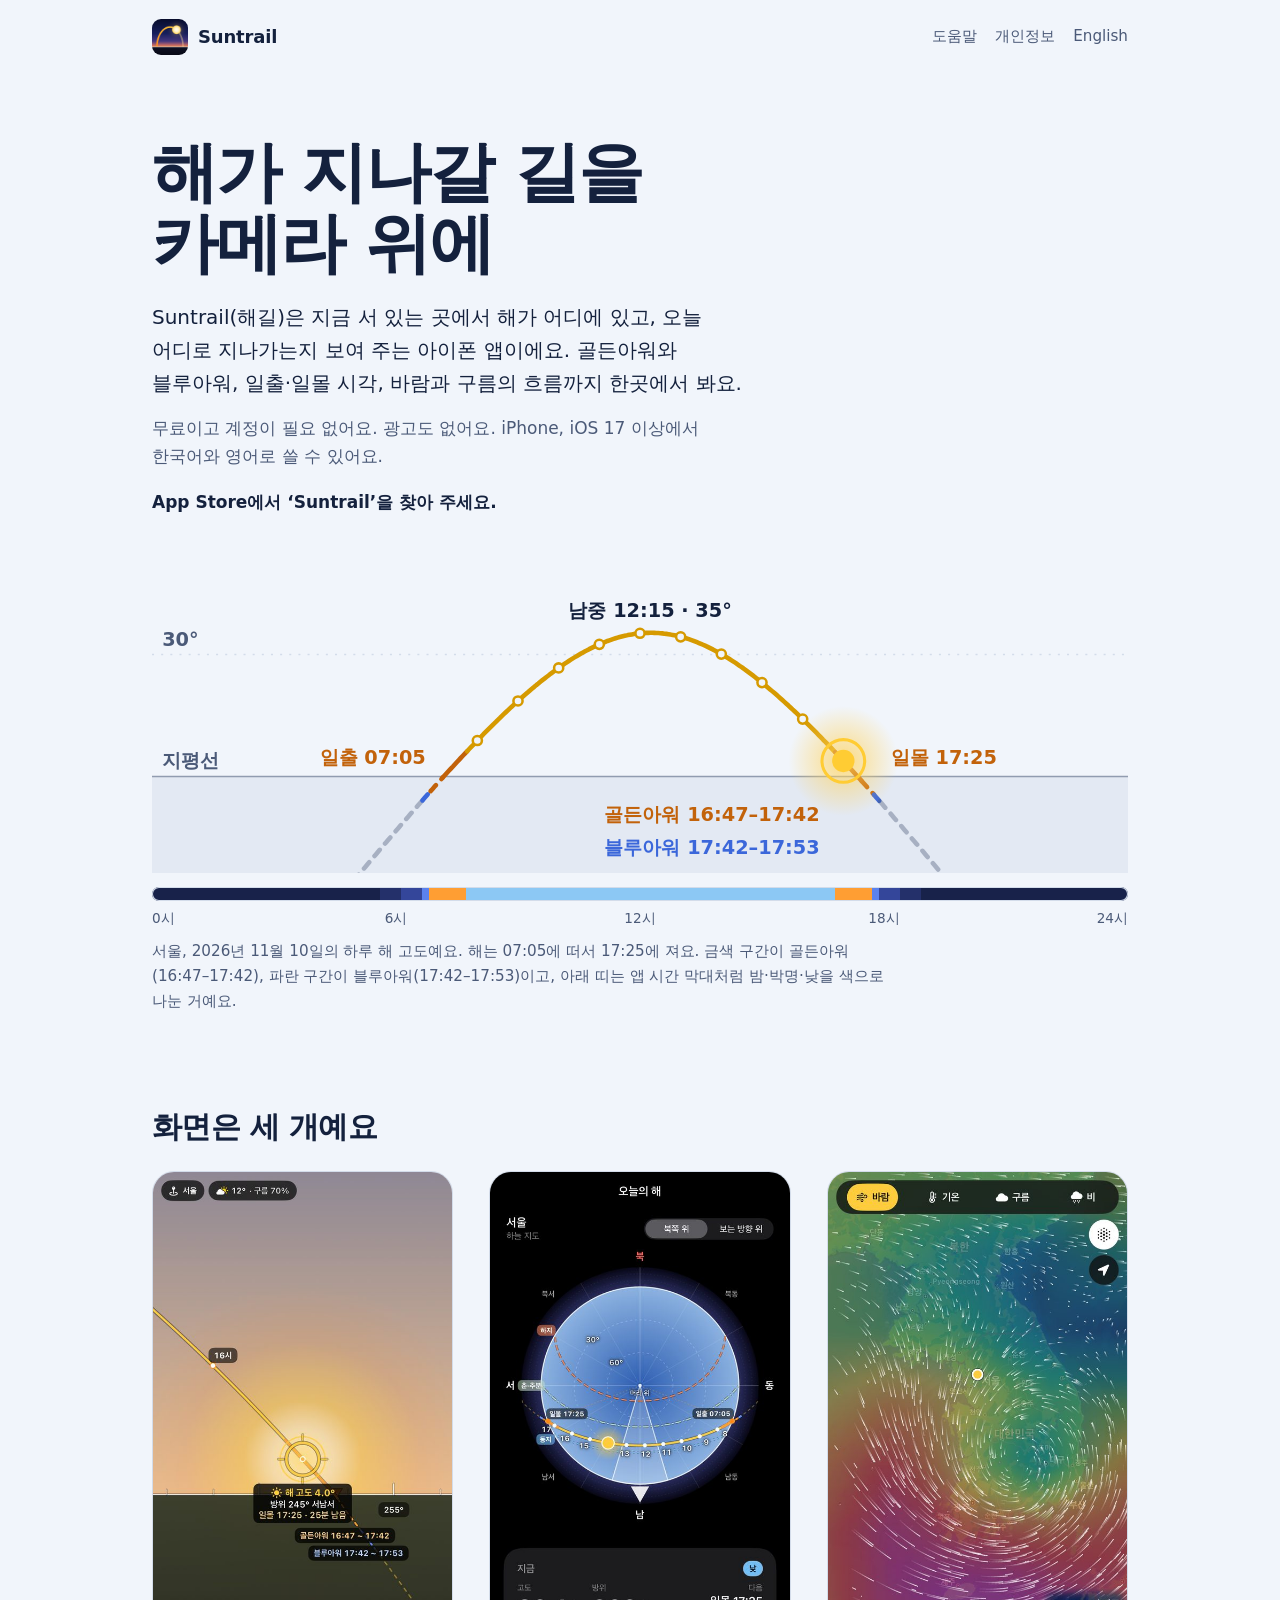
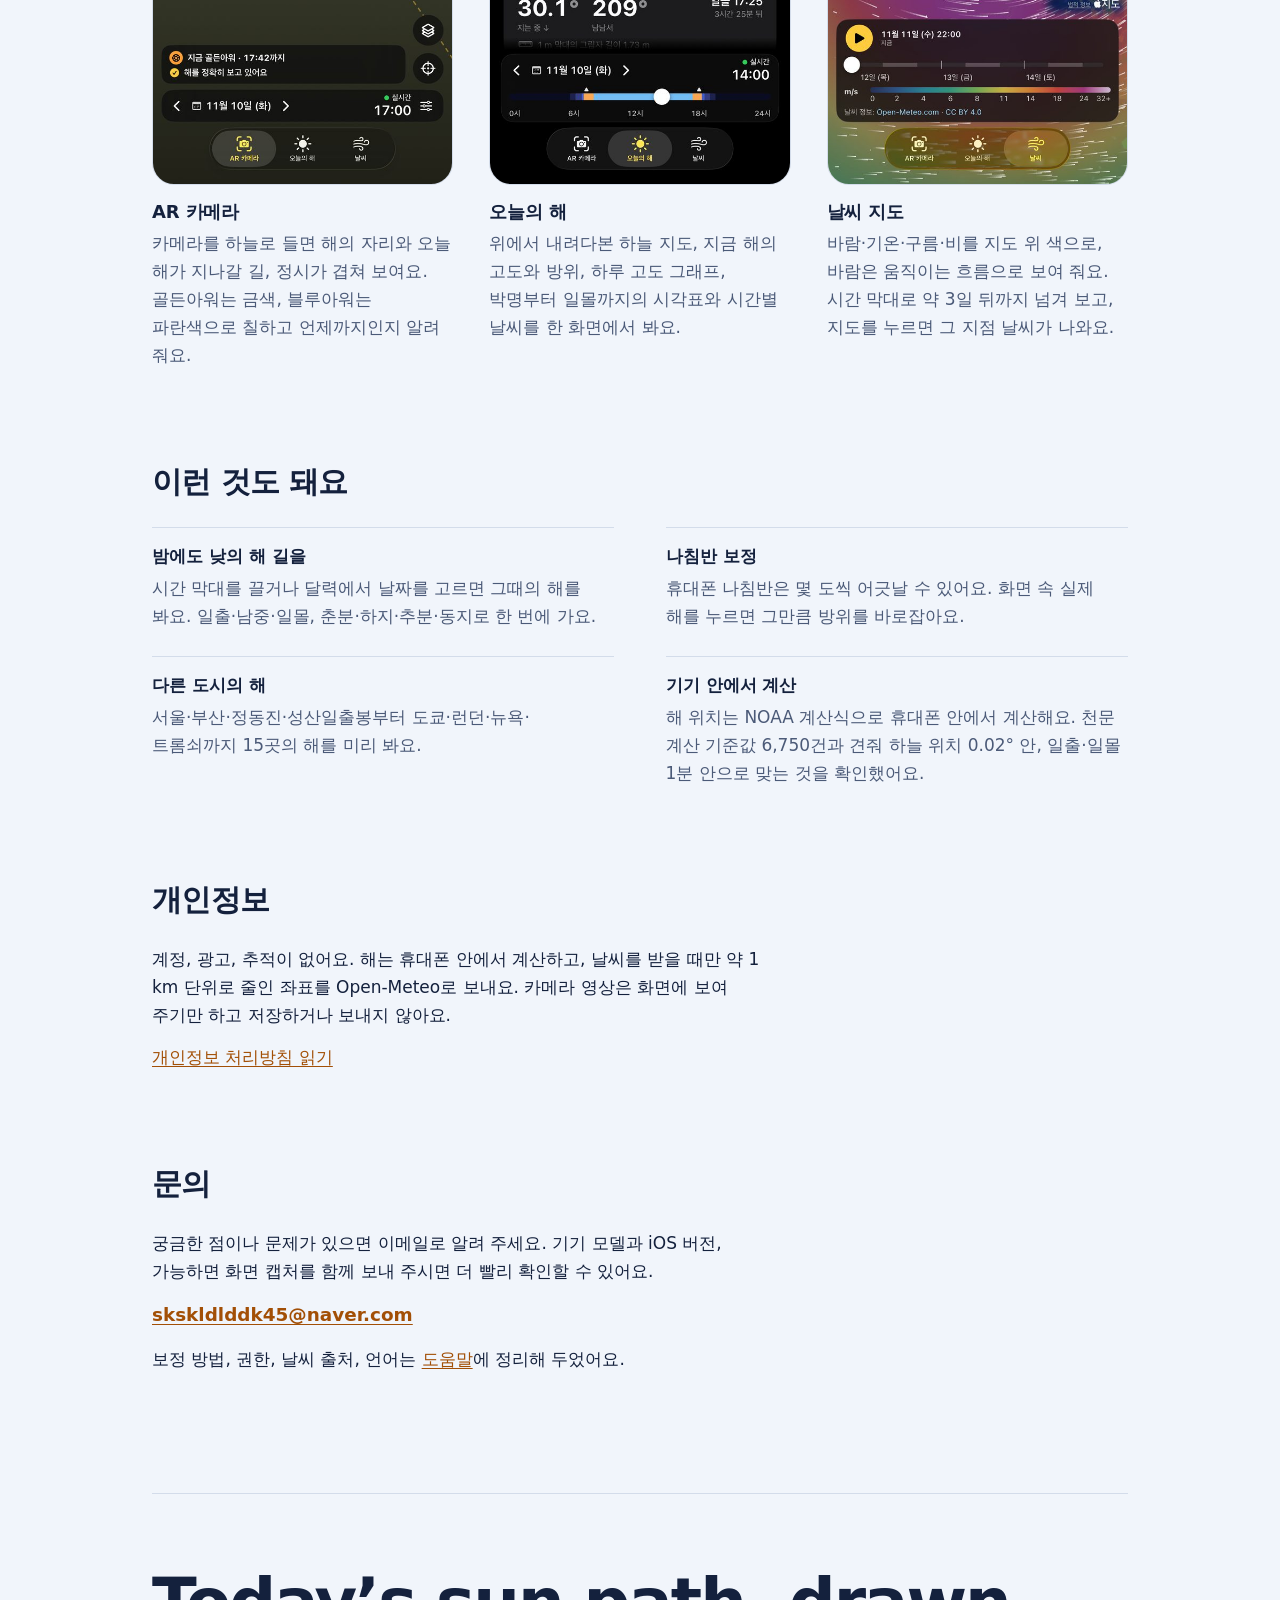
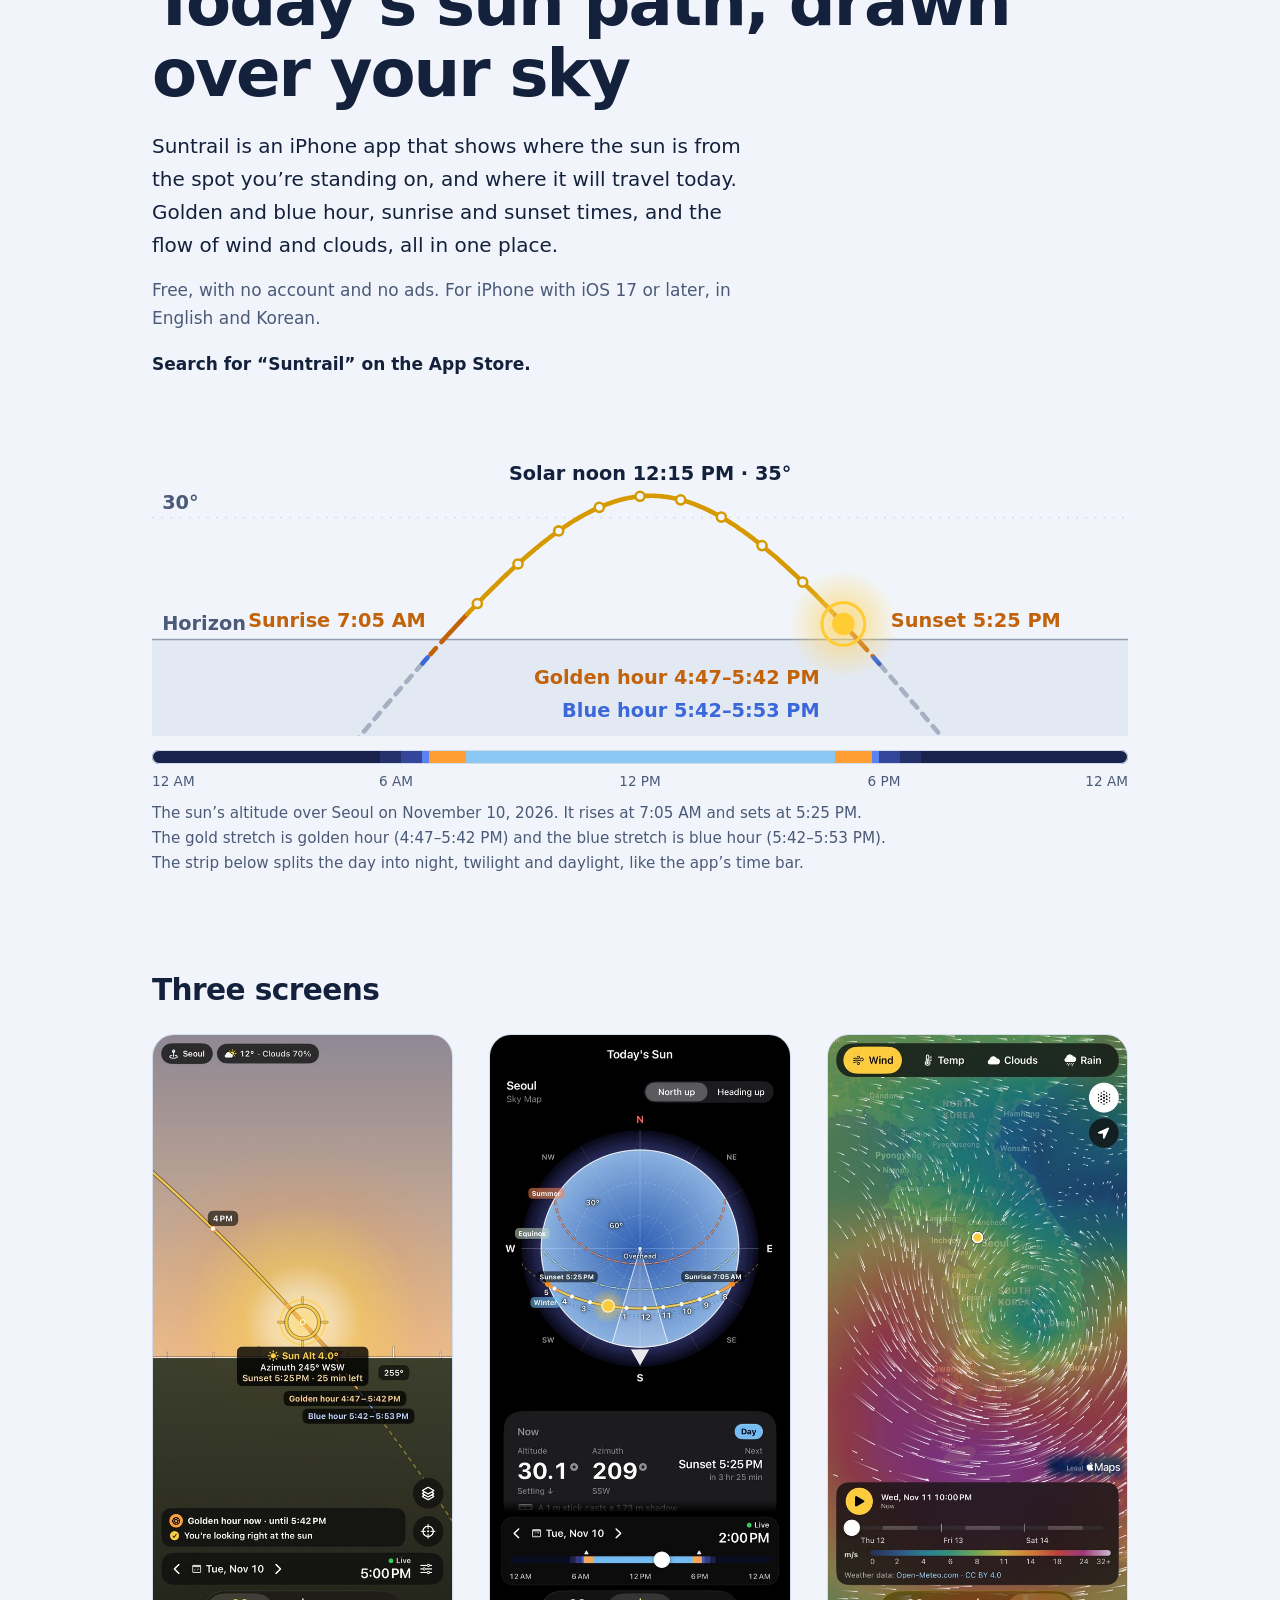
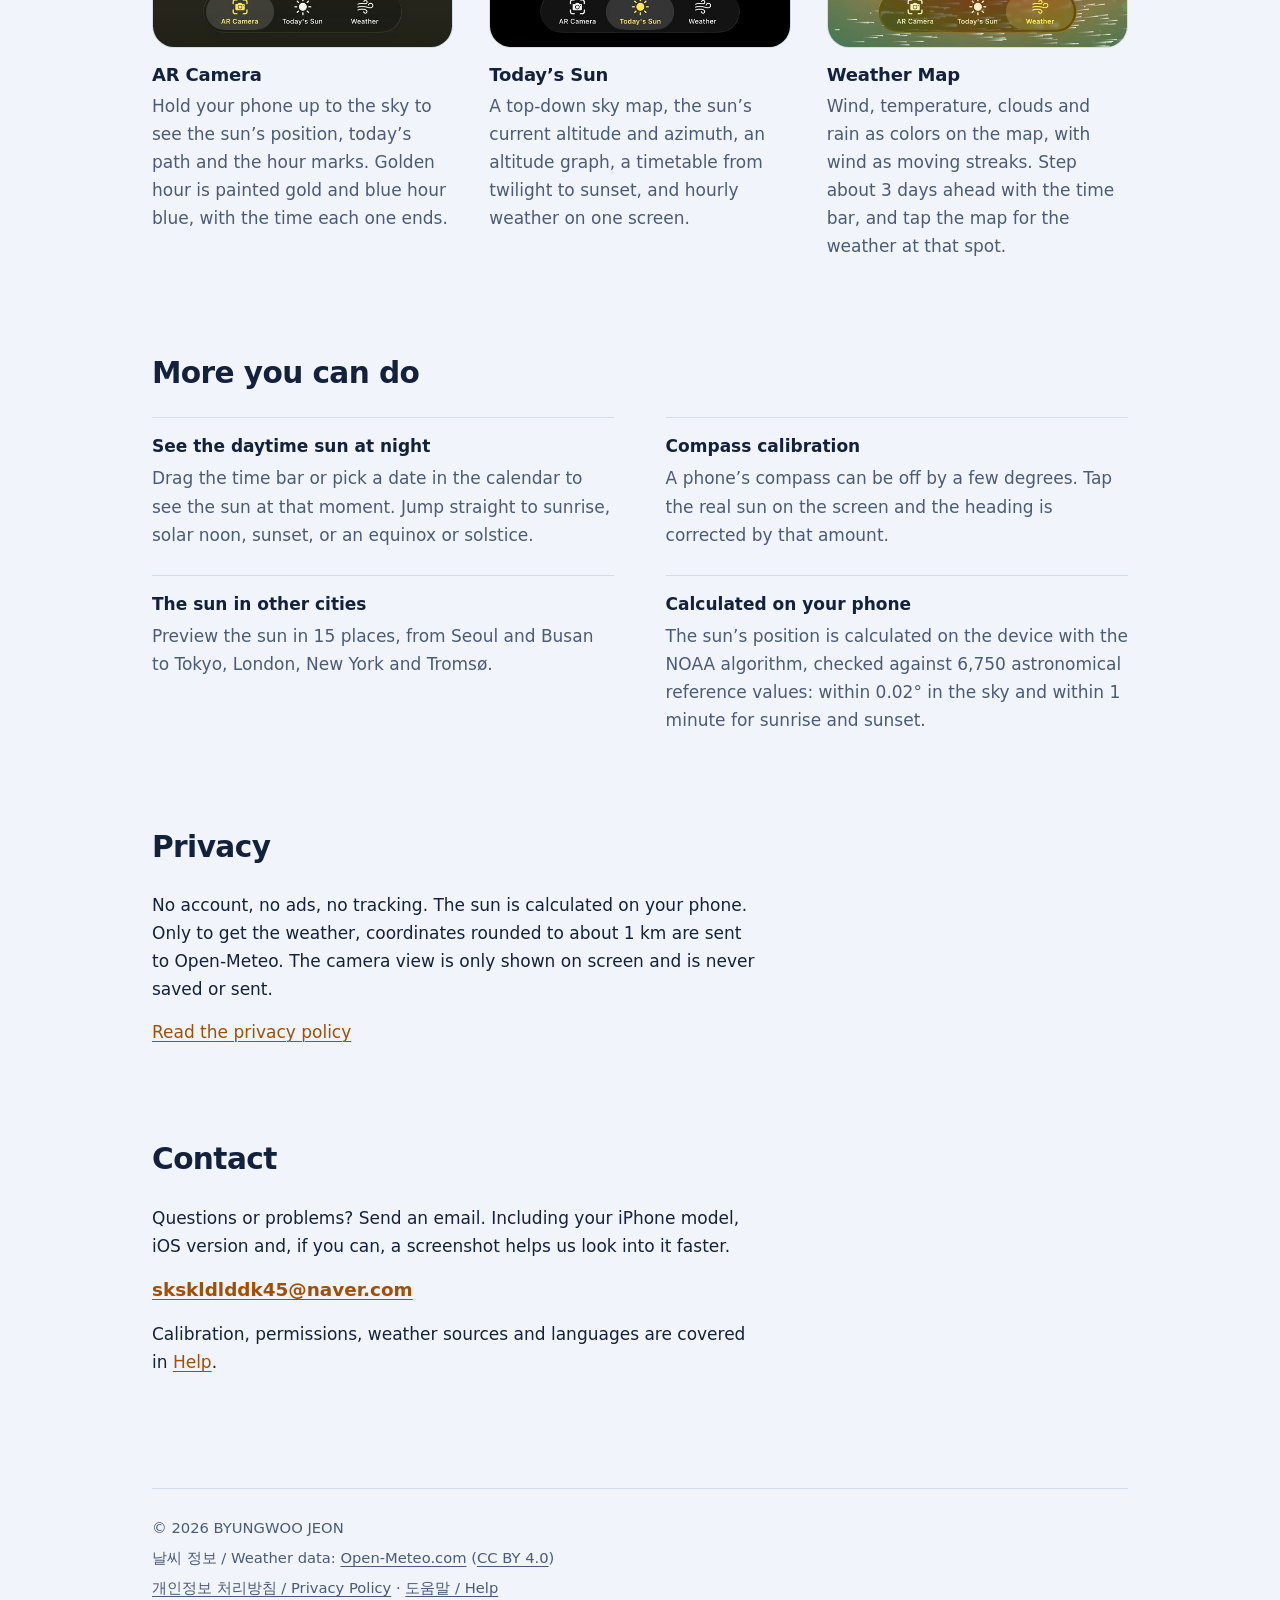
<file: index.html>
<!doctype html>
<html lang="ko">
<head>
<meta charset="utf-8">
<meta name="viewport" content="width=device-width, initial-scale=1, viewport-fit=cover">
<title>Suntrail — 해 위치 AR과 골든아워</title>
<meta name="description" content="Suntrail(해길)은 지금 서 있는 곳에서 해가 어디에 있고 오늘 어디로 지나가는지 보여 주는 무료 아이폰 앱이에요. AR 카메라, 하늘 지도, 일출·일몰 시각표, 날씨 지도.">
<meta name="theme-color" content="#F1F5FB" media="(prefers-color-scheme: light)">
<meta name="theme-color" content="#0D1630" media="(prefers-color-scheme: dark)">
<link rel="icon" href="img/favicon-64.png" type="image/png">
<link rel="apple-touch-icon" href="img/apple-touch-icon.png">
<link rel="stylesheet" href="style.css">
</head>
<body>
<header class="wrap top">
  <a class="brand" href="./"><img src="img/icon-192.png" alt="" width="36" height="36">Suntrail</a>
  <nav aria-label="페이지">
    <a href="support.html">도움말</a>
    <a href="privacy.html">개인정보</a>
    <a href="#en" lang="en">English</a>
  </nav>
</header>

<main>
<section class="wrap hero" aria-labelledby="ko-title">
  <h1 id="ko-title">해가 지나갈 길을<br>카메라 위에</h1>
  <div class="measure">
    <p class="lede">Suntrail(해길)은 지금 서 있는 곳에서 해가 어디에 있고, 오늘 어디로 지나가는지 보여 주는 아이폰 앱이에요. 골든아워와 블루아워, 일출·일몰 시각, 바람과 구름의 흐름까지 한곳에서 봐요.</p>
    <p class="facts">무료이고 계정이 필요 없어요. 광고도 없어요. iPhone, iOS 17 이상에서 한국어와 영어로 쓸 수 있어요.</p>
    <!-- 출시 뒤: <a href="https://apps.apple.com/app/id0000000000">App Store에서 받기</a> 로 바꾸기 -->
    <p class="store">App Store에서 ‘Suntrail’을 찾아 주세요.</p>
  </div>

  <figure class="chart">
    <!--CHART:ko--><svg class="sunchart" viewBox="0 0 960 300" role="img" aria-labelledby="chart-t-ko chart-d-ko">
<title id="chart-t-ko">서울, 2026년 11월 10일 하루 해 고도</title>
<desc id="chart-d-ko">해는 07:05에 떠서 12:15에 가장 높이(35.3°) 오르고 17:25에 져요. 골든아워는 16:47부터 17:42까지, 블루아워는 17:42부터 17:53까지예요.</desc>
<defs><radialGradient id="glow-ko"><stop offset="0" stop-color="#FFD25A" stop-opacity=".75"/><stop offset="1" stop-color="#FFD25A" stop-opacity="0"/></radialGradient></defs>
<rect class="ground" x="0" y="205" width="960" height="95"/>
<line class="grid" x1="0" x2="960" y1="85.0" y2="85.0"/>
<line class="horizon" x1="0" x2="960" y1="205" y2="205"/>
<g class="curve">
<path class="c-night c-below" d="M0.0,481.4 L2.0,481.8 L4.0,482.2 L6.0,482.4 L8.0,482.6 L10.0,482.6 L12.0,482.6 L14.0,482.5 L16.0,482.3 L18.0,482.1 L20.0,481.7 L22.0,481.3 L24.0,480.8 L26.0,480.2 L28.0,479.5 L30.0,478.8 L32.0,478.0 L34.0,477.1 L36.0,476.1 L38.0,475.1 L40.0,474.0 L42.0,472.8 L44.0,471.6 L46.0,470.4 L48.0,469.0 L50.0,467.6 L52.0,466.2 L54.0,464.7 L56.0,463.2 L58.0,461.6 L60.0,460.0 L62.0,458.4 L64.0,456.7 L66.0,455.0 L68.0,453.2 L70.0,451.4 L72.0,449.6 L74.0,447.7 L76.0,445.8 L78.0,443.9 L80.0,442.0 L82.0,440.0 L84.0,438.1 L86.0,436.0 L88.0,434.0 L90.0,432.0 L92.0,429.9 L94.0,427.8 L96.0,425.7 L98.0,423.6 L100.0,421.5 L102.0,419.3 L104.0,417.2 L106.0,415.0 L108.0,412.8 L110.0,410.6 L112.0,408.4 L114.0,406.2 L116.0,403.9 L118.0,401.7 L120.0,399.4 L122.0,397.2 L124.0,394.9 L126.0,392.6 L128.0,390.3 L130.0,388.1 L132.0,385.8 L134.0,383.5 L136.0,381.1 L138.0,378.8 L140.0,376.5 L142.0,374.2 L144.0,371.9 L146.0,369.5 L148.0,367.2 L150.0,364.8 L152.0,362.5 L154.0,360.1 L156.0,357.8 L158.0,355.4 L160.0,353.1 L162.0,350.7 L164.0,348.4 L166.0,346.0 L168.0,343.6 L170.0,341.2 L172.0,338.9 L174.0,336.5 L176.0,334.1 L178.0,331.8 L180.0,329.4 L182.0,327.0 L184.0,324.6 L186.0,322.3 L188.0,319.9 L190.0,317.5 L192.0,315.1 L194.0,312.8 L196.0,310.4 L198.0,308.0 L200.0,305.6 L202.0,303.3 L204.0,300.9 L206.0,298.5 L208.0,296.1 L210.0,293.8 L212.0,291.4 L214.0,289.0 L216.0,286.7 L218.0,284.3 L220.0,282.0 L222.0,279.6 L224.0,277.2 L226.0,274.9 L228.0,272.5 L230.0,270.2 L232.0,267.8 L234.0,265.5 L236.0,263.2 L238.0,260.8 L240.0,258.5 L242.0,256.2 L244.0,253.8 L246.0,251.5 L248.0,249.2 L250.0,246.9 L252.0,244.6 L254.0,242.3 L256.0,240.0 L258.0,237.7 L260.0,235.4 L262.0,233.1 L264.0,230.8 L266.0,228.6"/>
<path class="c-blue c-below" d="M266.0,228.6 L268.0,226.3 L270.0,224.0 L272.0,221.8 L274.0,219.5"/>
<path class="c-golden c-below" d="M274.0,219.5 L276.0,217.3 L278.0,215.0 L280.0,212.8 L282.0,210.6 L284.0,208.3 L286.0,206.1"/>
<path class="c-golden" d="M286.0,206.1 L288.0,203.9 L290.0,201.7 L292.0,199.5 L294.0,197.3 L296.0,195.2 L298.0,193.0 L300.0,190.8 L302.0,188.7 L304.0,186.5 L306.0,184.4 L308.0,182.3 L310.0,180.2"/>
<path class="c-day" d="M310.0,180.2 L312.0,178.0 L314.0,175.9 L316.0,173.9 L318.0,171.8 L320.0,169.7 L322.0,167.6 L324.0,165.6 L326.0,163.5 L328.0,161.5 L330.0,159.5 L332.0,157.5 L334.0,155.5 L336.0,153.5 L338.0,151.6 L340.0,149.6 L342.0,147.7 L344.0,145.7 L346.0,143.8 L348.0,141.9 L350.0,140.0 L352.0,138.1 L354.0,136.3 L356.0,134.4 L358.0,132.6 L360.0,130.8 L362.0,129.0 L364.0,127.2 L366.0,125.4 L368.0,123.7 L370.0,122.0 L372.0,120.2 L374.0,118.5 L376.0,116.9 L378.0,115.2 L380.0,113.6 L382.0,111.9 L384.0,110.3 L386.0,108.8 L388.0,107.2 L390.0,105.7 L392.0,104.1 L394.0,102.6 L396.0,101.2 L398.0,99.7 L400.0,98.3 L402.0,96.9 L404.0,95.5 L406.0,94.1 L408.0,92.8 L410.0,91.5 L412.0,90.2 L414.0,88.9 L416.0,87.7 L418.0,86.5 L420.0,85.3 L422.0,84.1 L424.0,83.0 L426.0,81.9 L428.0,80.9 L430.0,79.8 L432.0,78.8 L434.0,77.8 L436.0,76.9 L438.0,75.9 L440.0,75.1 L442.0,74.2 L444.0,73.4 L446.0,72.6 L448.0,71.8 L450.0,71.1 L452.0,70.4 L454.0,69.7 L456.0,69.1 L458.0,68.5 L460.0,67.9 L462.0,67.4 L464.0,66.9 L466.0,66.5 L468.0,66.0 L470.0,65.6 L472.0,65.3 L474.0,65.0 L476.0,64.7 L478.0,64.4 L480.0,64.2 L482.0,64.1 L484.0,63.9 L486.0,63.8 L488.0,63.8 L490.0,63.7 L492.0,63.7 L494.0,63.8 L496.0,63.9 L498.0,64.0 L500.0,64.1 L502.0,64.3 L504.0,64.6 L506.0,64.8 L508.0,65.1 L510.0,65.5 L512.0,65.8 L514.0,66.2 L516.0,66.7 L518.0,67.1 L520.0,67.7 L522.0,68.2 L524.0,68.8 L526.0,69.4 L528.0,70.0 L530.0,70.7 L532.0,71.4 L534.0,72.2 L536.0,73.0 L538.0,73.8 L540.0,74.6 L542.0,75.5 L544.0,76.4 L546.0,77.3 L548.0,78.3 L550.0,79.3 L552.0,80.3 L554.0,81.4 L556.0,82.5 L558.0,83.6 L560.0,84.7 L562.0,85.9 L564.0,87.1 L566.0,88.3 L568.0,89.5 L570.0,90.8 L572.0,92.1 L574.0,93.4 L576.0,94.8 L578.0,96.2 L580.0,97.5 L582.0,99.0 L584.0,100.4 L586.0,101.9 L588.0,103.4 L590.0,104.9 L592.0,106.4 L594.0,108.0 L596.0,109.5 L598.0,111.1 L600.0,112.7 L602.0,114.4 L604.0,116.0 L606.0,117.7 L608.0,119.4 L610.0,121.1 L612.0,122.8 L614.0,124.5 L616.0,126.3 L618.0,128.1 L620.0,129.9 L622.0,131.7 L624.0,133.5 L626.0,135.3 L628.0,137.2 L630.0,139.1 L632.0,140.9 L634.0,142.8 L636.0,144.8 L638.0,146.7 L640.0,148.6 L642.0,150.6 L644.0,152.5 L646.0,154.5 L648.0,156.5 L650.0,158.5 L652.0,160.5 L654.0,162.5 L656.0,164.6 L658.0,166.6 L660.0,168.7 L662.0,170.7 L664.0,172.8 L666.0,174.9 L668.0,177.0 L670.0,179.1 L672.0,181.2"/>
<path class="c-golden" d="M672.0,181.2 L674.0,183.3 L676.0,185.5 L678.0,187.6 L680.0,189.8 L682.0,191.9 L684.0,194.1 L686.0,196.3 L688.0,198.4 L690.0,200.6 L692.0,202.8 L694.0,205.0 L696.0,207.2 L698.0,209.5"/>
<path class="c-golden c-below" d="M698.0,209.5 L700.0,211.7 L702.0,213.9 L704.0,216.2 L706.0,218.4 L708.0,220.6 L710.0,222.9"/>
<path class="c-blue c-below" d="M710.0,222.9 L712.0,225.2 L714.0,227.4 L716.0,229.7"/>
<path class="c-night c-below" d="M716.0,229.7 L718.0,232.0 L720.0,234.3 L722.0,236.6 L724.0,238.8 L726.0,241.1 L728.0,243.5 L730.0,245.8 L732.0,248.1 L734.0,250.4 L736.0,252.7 L738.0,255.0 L740.0,257.4 L742.0,259.7 L744.0,262.0 L746.0,264.4 L748.0,266.7 L750.0,269.0 L752.0,271.4 L754.0,273.7 L756.0,276.1 L758.0,278.4 L760.0,280.8 L762.0,283.2 L764.0,285.5 L766.0,287.9 L768.0,290.3 L770.0,292.6 L772.0,295.0 L774.0,297.4 L776.0,299.7 L778.0,302.1 L780.0,304.5 L782.0,306.9 L784.0,309.2 L786.0,311.6 L788.0,314.0 L790.0,316.4 L792.0,318.8 L794.0,321.1 L796.0,323.5 L798.0,325.9 L800.0,328.3 L802.0,330.6 L804.0,333.0 L806.0,335.4 L808.0,337.8 L810.0,340.2 L812.0,342.5 L814.0,344.9 L816.0,347.3 L818.0,349.6 L820.0,352.0 L822.0,354.4 L824.0,356.7 L826.0,359.1 L828.0,361.4 L830.0,363.8 L832.0,366.1 L834.0,368.5 L836.0,370.8 L838.0,373.2 L840.0,375.5 L842.0,377.8 L844.0,380.2 L846.0,382.5 L848.0,384.8 L850.0,387.1 L852.0,389.4 L854.0,391.7 L856.0,394.0 L858.0,396.3 L860.0,398.5 L862.0,400.8 L864.0,403.0 L866.0,405.3 L868.0,407.5 L870.0,409.7 L872.0,412.0 L874.0,414.2 L876.0,416.4 L878.0,418.5 L880.0,420.7 L882.0,422.8 L884.0,425.0 L886.0,427.1 L888.0,429.2 L890.0,431.3 L892.0,433.4 L894.0,435.4 L896.0,437.4 L898.0,439.5 L900.0,441.4 L902.0,443.4 L904.0,445.3 L906.0,447.3 L908.0,449.1 L910.0,451.0 L912.0,452.8 L914.0,454.6 L916.0,456.4 L918.0,458.1 L920.0,459.8 L922.0,461.5 L924.0,463.1 L926.0,464.6 L928.0,466.2 L930.0,467.6 L932.0,469.1 L934.0,470.4 L936.0,471.8 L938.0,473.0 L940.0,474.2 L942.0,475.4 L944.0,476.4 L946.0,477.5 L948.0,478.4 L950.0,479.3 L952.0,480.1 L954.0,480.8 L956.0,481.5 L958.0,482.0 L960.0,482.5"/>
</g>
<g><circle class="hour" cx="320.0" cy="169.7" r="4.5"/><circle class="hour" cx="360.0" cy="130.8" r="4.5"/><circle class="hour" cx="400.0" cy="98.3" r="4.5"/><circle class="hour" cx="440.0" cy="75.1" r="4.5"/><circle class="hour" cx="480.0" cy="64.2" r="4.5"/><circle class="hour" cx="520.0" cy="67.7" r="4.5"/><circle class="hour" cx="560.0" cy="84.7" r="4.5"/><circle class="hour" cx="600.0" cy="112.7" r="4.5"/><circle class="hour" cx="640.0" cy="148.6" r="4.5"/><circle class="hour" cx="680.0" cy="189.8" r="4.5"/></g>
<circle cx="680.0" cy="189.8" r="54" fill="url(#glow-ko)"/>
<circle class="sun-ring" cx="680.0" cy="189.8" r="21"/>
<circle class="sun" cx="680.0" cy="189.8" r="11"/>
<g class="lbl" aria-hidden="true">
<text class="t-muted" x="10" y="77.0">30°</text>
<text class="t-muted" x="10" y="196">지평선</text>
<text class="t-day" x="490.0" y="47.8" text-anchor="middle">남중 12:15 · 35°</text>
<text class="t-golden" x="269.3" y="193" text-anchor="end">일출 07:05</text>
<text class="t-golden" x="726.7" y="193">일몰 17:25</text>
<text class="t-golden" x="656.7" y="249" text-anchor="end">골든아워 16:47–17:42</text>
<text class="t-blue" x="656.7" y="281" text-anchor="end">블루아워 17:42–17:53</text>
</g>
</svg><!--/CHART-->
    <div class="strip" aria-hidden="true"></div>
    <ol class="ticks" aria-hidden="true">
      <li style="left:0">0시</li><li style="left:25%">6시</li><li style="left:50%">12시</li><li style="left:75%">18시</li><li style="left:100%">24시</li>
    </ol>
    <figcaption>서울, 2026년 11월 10일의 하루 해 고도예요. 해는 07:05에 떠서 17:25에 져요. 금색 구간이 골든아워(16:47–17:42), 파란 구간이 블루아워(17:42–17:53)이고, 아래 띠는 앱 시간 막대처럼 밤·박명·낮을 색으로 나눈 거예요.</figcaption>
  </figure>
</section>

<section class="wrap section" aria-labelledby="ko-screens">
  <h2 id="ko-screens">화면은 세 개예요</h2>
  <ul class="screens">
    <li><figure>
      <img src="img/ar_ko.jpg" width="560" height="1145" alt="AR 카메라 화면: 지평선 바로 위의 해와 오늘 해의 길, '지금 골든아워 · 17:42까지' 상태 줄">
      <figcaption><h3>AR 카메라</h3><p>카메라를 하늘로 들면 해의 자리와 오늘 해가 지나갈 길, 정시가 겹쳐 보여요. 골든아워는 금색, 블루아워는 파란색으로 칠하고 언제까지인지 알려 줘요.</p></figcaption>
    </figure></li>
    <li><figure>
      <img src="img/today_ko.jpg" width="560" height="1145" alt="오늘의 해 화면: 위에서 내려다본 하늘 지도에 그린 오늘 해의 길과 지금 고도·방위 카드" loading="lazy">
      <figcaption><h3>오늘의 해</h3><p>위에서 내려다본 하늘 지도, 지금 해의 고도와 방위, 하루 고도 그래프, 박명부터 일몰까지의 시각표와 시간별 날씨를 한 화면에서 봐요.</p></figcaption>
    </figure></li>
    <li><figure>
      <img src="img/weather_ko.jpg" width="560" height="1145" alt="날씨 지도 화면: 한반도 위 바람 세기 색 층과 움직이는 바람 흐름" loading="lazy">
      <figcaption><h3>날씨 지도</h3><p>바람·기온·구름·비를 지도 위 색으로, 바람은 움직이는 흐름으로 보여 줘요. 시간 막대로 약 3일 뒤까지 넘겨 보고, 지도를 누르면 그 지점 날씨가 나와요.</p></figcaption>
    </figure></li>
  </ul>
</section>

<section class="wrap section" aria-labelledby="ko-more">
  <h2 id="ko-more">이런 것도 돼요</h2>
  <dl class="features">
    <div><dt>밤에도 낮의 해 길을</dt><dd>시간 막대를 끌거나 달력에서 날짜를 고르면 그때의 해를 봐요. 일출·남중·일몰, 춘분·하지·추분·동지로 한 번에 가요.</dd></div>
    <div><dt>나침반 보정</dt><dd>휴대폰 나침반은 몇 도씩 어긋날 수 있어요. 화면 속 실제 해를 누르면 그만큼 방위를 바로잡아요.</dd></div>
    <div><dt>다른 도시의 해</dt><dd>서울·부산·정동진·성산일출봉부터 도쿄·런던·뉴욕·트롬쇠까지 15곳의 해를 미리 봐요.</dd></div>
    <div><dt>기기 안에서 계산</dt><dd>해 위치는 NOAA 계산식으로 휴대폰 안에서 계산해요. 천문 계산 기준값 6,750건과 견줘 하늘 위치 0.02° 안, 일출·일몰 1분 안으로 맞는 것을 확인했어요.</dd></div>
  </dl>
</section>

<section class="wrap section" aria-labelledby="ko-privacy">
  <h2 id="ko-privacy">개인정보</h2>
  <div class="measure" style="margin-top:18px">
    <p>계정, 광고, 추적이 없어요. 해는 휴대폰 안에서 계산하고, 날씨를 받을 때만 약 1 km 단위로 줄인 좌표를 Open-Meteo로 보내요. 카메라 영상은 화면에 보여 주기만 하고 저장하거나 보내지 않아요.</p>
    <p><a href="privacy.html">개인정보 처리방침 읽기</a></p>
  </div>
</section>

<section class="wrap section" id="support" aria-labelledby="ko-contact">
  <h2 id="ko-contact">문의</h2>
  <div class="measure" style="margin-top:18px">
    <p>궁금한 점이나 문제가 있으면 이메일로 알려 주세요. 기기 모델과 iOS 버전, 가능하면 화면 캡처를 함께 보내 주시면 더 빨리 확인할 수 있어요.</p>
    <p class="mail"><a href="mailto:skskldlddk45@naver.com">skskldlddk45@naver.com</a></p>
    <p>보정 방법, 권한, 날씨 출처, 언어는 <a href="support.html">도움말</a>에 정리해 두었어요.</p>
  </div>
</section>

<div class="wrap"><hr class="lang-break"></div>

<div lang="en" id="en">
<section class="wrap hero" aria-labelledby="en-title">
  <h1 id="en-title">Today’s sun path, drawn over your sky</h1>
  <div class="measure">
    <p class="lede">Suntrail is an iPhone app that shows where the sun is from the spot you’re standing on, and where it will travel today. Golden and blue hour, sunrise and sunset times, and the flow of wind and clouds, all in one place.</p>
    <p class="facts">Free, with no account and no ads. For iPhone with iOS 17 or later, in English and Korean.</p>
    <!-- After release: replace with <a href="https://apps.apple.com/app/id0000000000">Download on the App Store</a> -->
    <p class="store">Search for “Suntrail” on the App Store.</p>
  </div>

  <figure class="chart">
    <!--CHART:en--><svg class="sunchart" viewBox="0 0 960 300" role="img" aria-labelledby="chart-t-en chart-d-en">
<title id="chart-t-en">Sun altitude through the day, Seoul, November 10, 2026</title>
<desc id="chart-d-en">The sun rises at 7:05 AM, peaks at 35.3° at 12:15 PM and sets at 5:25 PM. Golden hour runs 4:47–5:42 PM and blue hour 5:42–5:53 PM.</desc>
<defs><radialGradient id="glow-en"><stop offset="0" stop-color="#FFD25A" stop-opacity=".75"/><stop offset="1" stop-color="#FFD25A" stop-opacity="0"/></radialGradient></defs>
<rect class="ground" x="0" y="205" width="960" height="95"/>
<line class="grid" x1="0" x2="960" y1="85.0" y2="85.0"/>
<line class="horizon" x1="0" x2="960" y1="205" y2="205"/>
<g class="curve">
<path class="c-night c-below" d="M0.0,481.4 L2.0,481.8 L4.0,482.2 L6.0,482.4 L8.0,482.6 L10.0,482.6 L12.0,482.6 L14.0,482.5 L16.0,482.3 L18.0,482.1 L20.0,481.7 L22.0,481.3 L24.0,480.8 L26.0,480.2 L28.0,479.5 L30.0,478.8 L32.0,478.0 L34.0,477.1 L36.0,476.1 L38.0,475.1 L40.0,474.0 L42.0,472.8 L44.0,471.6 L46.0,470.4 L48.0,469.0 L50.0,467.6 L52.0,466.2 L54.0,464.7 L56.0,463.2 L58.0,461.6 L60.0,460.0 L62.0,458.4 L64.0,456.7 L66.0,455.0 L68.0,453.2 L70.0,451.4 L72.0,449.6 L74.0,447.7 L76.0,445.8 L78.0,443.9 L80.0,442.0 L82.0,440.0 L84.0,438.1 L86.0,436.0 L88.0,434.0 L90.0,432.0 L92.0,429.9 L94.0,427.8 L96.0,425.7 L98.0,423.6 L100.0,421.5 L102.0,419.3 L104.0,417.2 L106.0,415.0 L108.0,412.8 L110.0,410.6 L112.0,408.4 L114.0,406.2 L116.0,403.9 L118.0,401.7 L120.0,399.4 L122.0,397.2 L124.0,394.9 L126.0,392.6 L128.0,390.3 L130.0,388.1 L132.0,385.8 L134.0,383.5 L136.0,381.1 L138.0,378.8 L140.0,376.5 L142.0,374.2 L144.0,371.9 L146.0,369.5 L148.0,367.2 L150.0,364.8 L152.0,362.5 L154.0,360.1 L156.0,357.8 L158.0,355.4 L160.0,353.1 L162.0,350.7 L164.0,348.4 L166.0,346.0 L168.0,343.6 L170.0,341.2 L172.0,338.9 L174.0,336.5 L176.0,334.1 L178.0,331.8 L180.0,329.4 L182.0,327.0 L184.0,324.6 L186.0,322.3 L188.0,319.9 L190.0,317.5 L192.0,315.1 L194.0,312.8 L196.0,310.4 L198.0,308.0 L200.0,305.6 L202.0,303.3 L204.0,300.9 L206.0,298.5 L208.0,296.1 L210.0,293.8 L212.0,291.4 L214.0,289.0 L216.0,286.7 L218.0,284.3 L220.0,282.0 L222.0,279.6 L224.0,277.2 L226.0,274.9 L228.0,272.5 L230.0,270.2 L232.0,267.8 L234.0,265.5 L236.0,263.2 L238.0,260.8 L240.0,258.5 L242.0,256.2 L244.0,253.8 L246.0,251.5 L248.0,249.2 L250.0,246.9 L252.0,244.6 L254.0,242.3 L256.0,240.0 L258.0,237.7 L260.0,235.4 L262.0,233.1 L264.0,230.8 L266.0,228.6"/>
<path class="c-blue c-below" d="M266.0,228.6 L268.0,226.3 L270.0,224.0 L272.0,221.8 L274.0,219.5"/>
<path class="c-golden c-below" d="M274.0,219.5 L276.0,217.3 L278.0,215.0 L280.0,212.8 L282.0,210.6 L284.0,208.3 L286.0,206.1"/>
<path class="c-golden" d="M286.0,206.1 L288.0,203.9 L290.0,201.7 L292.0,199.5 L294.0,197.3 L296.0,195.2 L298.0,193.0 L300.0,190.8 L302.0,188.7 L304.0,186.5 L306.0,184.4 L308.0,182.3 L310.0,180.2"/>
<path class="c-day" d="M310.0,180.2 L312.0,178.0 L314.0,175.9 L316.0,173.9 L318.0,171.8 L320.0,169.7 L322.0,167.6 L324.0,165.6 L326.0,163.5 L328.0,161.5 L330.0,159.5 L332.0,157.5 L334.0,155.5 L336.0,153.5 L338.0,151.6 L340.0,149.6 L342.0,147.7 L344.0,145.7 L346.0,143.8 L348.0,141.9 L350.0,140.0 L352.0,138.1 L354.0,136.3 L356.0,134.4 L358.0,132.6 L360.0,130.8 L362.0,129.0 L364.0,127.2 L366.0,125.4 L368.0,123.7 L370.0,122.0 L372.0,120.2 L374.0,118.5 L376.0,116.9 L378.0,115.2 L380.0,113.6 L382.0,111.9 L384.0,110.3 L386.0,108.8 L388.0,107.2 L390.0,105.7 L392.0,104.1 L394.0,102.6 L396.0,101.2 L398.0,99.7 L400.0,98.3 L402.0,96.9 L404.0,95.5 L406.0,94.1 L408.0,92.8 L410.0,91.5 L412.0,90.2 L414.0,88.9 L416.0,87.7 L418.0,86.5 L420.0,85.3 L422.0,84.1 L424.0,83.0 L426.0,81.9 L428.0,80.9 L430.0,79.8 L432.0,78.8 L434.0,77.8 L436.0,76.9 L438.0,75.9 L440.0,75.1 L442.0,74.2 L444.0,73.4 L446.0,72.6 L448.0,71.8 L450.0,71.1 L452.0,70.4 L454.0,69.7 L456.0,69.1 L458.0,68.5 L460.0,67.9 L462.0,67.4 L464.0,66.9 L466.0,66.5 L468.0,66.0 L470.0,65.6 L472.0,65.3 L474.0,65.0 L476.0,64.7 L478.0,64.4 L480.0,64.2 L482.0,64.1 L484.0,63.9 L486.0,63.8 L488.0,63.8 L490.0,63.7 L492.0,63.7 L494.0,63.8 L496.0,63.9 L498.0,64.0 L500.0,64.1 L502.0,64.3 L504.0,64.6 L506.0,64.8 L508.0,65.1 L510.0,65.5 L512.0,65.8 L514.0,66.2 L516.0,66.7 L518.0,67.1 L520.0,67.7 L522.0,68.2 L524.0,68.8 L526.0,69.4 L528.0,70.0 L530.0,70.7 L532.0,71.4 L534.0,72.2 L536.0,73.0 L538.0,73.8 L540.0,74.6 L542.0,75.5 L544.0,76.4 L546.0,77.3 L548.0,78.3 L550.0,79.3 L552.0,80.3 L554.0,81.4 L556.0,82.5 L558.0,83.6 L560.0,84.7 L562.0,85.9 L564.0,87.1 L566.0,88.3 L568.0,89.5 L570.0,90.8 L572.0,92.1 L574.0,93.4 L576.0,94.8 L578.0,96.2 L580.0,97.5 L582.0,99.0 L584.0,100.4 L586.0,101.9 L588.0,103.4 L590.0,104.9 L592.0,106.4 L594.0,108.0 L596.0,109.5 L598.0,111.1 L600.0,112.7 L602.0,114.4 L604.0,116.0 L606.0,117.7 L608.0,119.4 L610.0,121.1 L612.0,122.8 L614.0,124.5 L616.0,126.3 L618.0,128.1 L620.0,129.9 L622.0,131.7 L624.0,133.5 L626.0,135.3 L628.0,137.2 L630.0,139.1 L632.0,140.9 L634.0,142.8 L636.0,144.8 L638.0,146.7 L640.0,148.6 L642.0,150.6 L644.0,152.5 L646.0,154.5 L648.0,156.5 L650.0,158.5 L652.0,160.5 L654.0,162.5 L656.0,164.6 L658.0,166.6 L660.0,168.7 L662.0,170.7 L664.0,172.8 L666.0,174.9 L668.0,177.0 L670.0,179.1 L672.0,181.2"/>
<path class="c-golden" d="M672.0,181.2 L674.0,183.3 L676.0,185.5 L678.0,187.6 L680.0,189.8 L682.0,191.9 L684.0,194.1 L686.0,196.3 L688.0,198.4 L690.0,200.6 L692.0,202.8 L694.0,205.0 L696.0,207.2 L698.0,209.5"/>
<path class="c-golden c-below" d="M698.0,209.5 L700.0,211.7 L702.0,213.9 L704.0,216.2 L706.0,218.4 L708.0,220.6 L710.0,222.9"/>
<path class="c-blue c-below" d="M710.0,222.9 L712.0,225.2 L714.0,227.4 L716.0,229.7"/>
<path class="c-night c-below" d="M716.0,229.7 L718.0,232.0 L720.0,234.3 L722.0,236.6 L724.0,238.8 L726.0,241.1 L728.0,243.5 L730.0,245.8 L732.0,248.1 L734.0,250.4 L736.0,252.7 L738.0,255.0 L740.0,257.4 L742.0,259.7 L744.0,262.0 L746.0,264.4 L748.0,266.7 L750.0,269.0 L752.0,271.4 L754.0,273.7 L756.0,276.1 L758.0,278.4 L760.0,280.8 L762.0,283.2 L764.0,285.5 L766.0,287.9 L768.0,290.3 L770.0,292.6 L772.0,295.0 L774.0,297.4 L776.0,299.7 L778.0,302.1 L780.0,304.5 L782.0,306.9 L784.0,309.2 L786.0,311.6 L788.0,314.0 L790.0,316.4 L792.0,318.8 L794.0,321.1 L796.0,323.5 L798.0,325.9 L800.0,328.3 L802.0,330.6 L804.0,333.0 L806.0,335.4 L808.0,337.8 L810.0,340.2 L812.0,342.5 L814.0,344.9 L816.0,347.3 L818.0,349.6 L820.0,352.0 L822.0,354.4 L824.0,356.7 L826.0,359.1 L828.0,361.4 L830.0,363.8 L832.0,366.1 L834.0,368.5 L836.0,370.8 L838.0,373.2 L840.0,375.5 L842.0,377.8 L844.0,380.2 L846.0,382.5 L848.0,384.8 L850.0,387.1 L852.0,389.4 L854.0,391.7 L856.0,394.0 L858.0,396.3 L860.0,398.5 L862.0,400.8 L864.0,403.0 L866.0,405.3 L868.0,407.5 L870.0,409.7 L872.0,412.0 L874.0,414.2 L876.0,416.4 L878.0,418.5 L880.0,420.7 L882.0,422.8 L884.0,425.0 L886.0,427.1 L888.0,429.2 L890.0,431.3 L892.0,433.4 L894.0,435.4 L896.0,437.4 L898.0,439.5 L900.0,441.4 L902.0,443.4 L904.0,445.3 L906.0,447.3 L908.0,449.1 L910.0,451.0 L912.0,452.8 L914.0,454.6 L916.0,456.4 L918.0,458.1 L920.0,459.8 L922.0,461.5 L924.0,463.1 L926.0,464.6 L928.0,466.2 L930.0,467.6 L932.0,469.1 L934.0,470.4 L936.0,471.8 L938.0,473.0 L940.0,474.2 L942.0,475.4 L944.0,476.4 L946.0,477.5 L948.0,478.4 L950.0,479.3 L952.0,480.1 L954.0,480.8 L956.0,481.5 L958.0,482.0 L960.0,482.5"/>
</g>
<g><circle class="hour" cx="320.0" cy="169.7" r="4.5"/><circle class="hour" cx="360.0" cy="130.8" r="4.5"/><circle class="hour" cx="400.0" cy="98.3" r="4.5"/><circle class="hour" cx="440.0" cy="75.1" r="4.5"/><circle class="hour" cx="480.0" cy="64.2" r="4.5"/><circle class="hour" cx="520.0" cy="67.7" r="4.5"/><circle class="hour" cx="560.0" cy="84.7" r="4.5"/><circle class="hour" cx="600.0" cy="112.7" r="4.5"/><circle class="hour" cx="640.0" cy="148.6" r="4.5"/><circle class="hour" cx="680.0" cy="189.8" r="4.5"/></g>
<circle cx="680.0" cy="189.8" r="54" fill="url(#glow-en)"/>
<circle class="sun-ring" cx="680.0" cy="189.8" r="21"/>
<circle class="sun" cx="680.0" cy="189.8" r="11"/>
<g class="lbl" aria-hidden="true">
<text class="t-muted" x="10" y="77.0">30°</text>
<text class="t-muted" x="10" y="196">Horizon</text>
<text class="t-day" x="490.0" y="47.8" text-anchor="middle">Solar noon 12:15 PM · 35°</text>
<text class="t-golden" x="269.3" y="193" text-anchor="end">Sunrise 7:05 AM</text>
<text class="t-golden" x="726.7" y="193">Sunset 5:25 PM</text>
<text class="t-golden" x="656.7" y="249" text-anchor="end">Golden hour 4:47–5:42 PM</text>
<text class="t-blue" x="656.7" y="281" text-anchor="end">Blue hour 5:42–5:53 PM</text>
</g>
</svg><!--/CHART-->
    <div class="strip" aria-hidden="true"></div>
    <ol class="ticks" aria-hidden="true">
      <li style="left:0">12 AM</li><li style="left:25%">6 AM</li><li style="left:50%">12 PM</li><li style="left:75%">6 PM</li><li style="left:100%">12 AM</li>
    </ol>
    <figcaption>The sun’s altitude over Seoul on November 10, 2026. It rises at 7:05 AM and sets at 5:25 PM. The gold stretch is golden hour (4:47–5:42 PM) and the blue stretch is blue hour (5:42–5:53 PM). The strip below splits the day into night, twilight and daylight, like the app’s time bar.</figcaption>
  </figure>
</section>

<section class="wrap section" aria-labelledby="en-screens">
  <h2 id="en-screens">Three screens</h2>
  <ul class="screens">
    <li><figure>
      <img src="img/ar_en.jpg" width="560" height="1145" alt="AR Camera screen: the sun just above the horizon with today’s sun path and the status line “Golden hour now · until 5:42 PM”" loading="lazy">
      <figcaption><h3>AR Camera</h3><p>Hold your phone up to the sky to see the sun’s position, today’s path and the hour marks. Golden hour is painted gold and blue hour blue, with the time each one ends.</p></figcaption>
    </figure></li>
    <li><figure>
      <img src="img/today_en.jpg" width="560" height="1145" alt="Today’s Sun screen: a top-down sky map with today’s sun path and a card with the current altitude and azimuth" loading="lazy">
      <figcaption><h3>Today’s Sun</h3><p>A top-down sky map, the sun’s current altitude and azimuth, an altitude graph, a timetable from twilight to sunset, and hourly weather on one screen.</p></figcaption>
    </figure></li>
    <li><figure>
      <img src="img/weather_en.jpg" width="560" height="1145" alt="Weather map screen: wind speed colors over Korea with animated wind flow" loading="lazy">
      <figcaption><h3>Weather Map</h3><p>Wind, temperature, clouds and rain as colors on the map, with wind as moving streaks. Step about 3 days ahead with the time bar, and tap the map for the weather at that spot.</p></figcaption>
    </figure></li>
  </ul>
</section>

<section class="wrap section" aria-labelledby="en-more">
  <h2 id="en-more">More you can do</h2>
  <dl class="features">
    <div><dt>See the daytime sun at night</dt><dd>Drag the time bar or pick a date in the calendar to see the sun at that moment. Jump straight to sunrise, solar noon, sunset, or an equinox or solstice.</dd></div>
    <div><dt>Compass calibration</dt><dd>A phone’s compass can be off by a few degrees. Tap the real sun on the screen and the heading is corrected by that amount.</dd></div>
    <div><dt>The sun in other cities</dt><dd>Preview the sun in 15 places, from Seoul and Busan to Tokyo, London, New York and Tromsø.</dd></div>
    <div><dt>Calculated on your phone</dt><dd>The sun’s position is calculated on the device with the NOAA algorithm, checked against 6,750 astronomical reference values: within 0.02° in the sky and within 1 minute for sunrise and sunset.</dd></div>
  </dl>
</section>

<section class="wrap section" aria-labelledby="en-privacy">
  <h2 id="en-privacy">Privacy</h2>
  <div class="measure" style="margin-top:18px">
    <p>No account, no ads, no tracking. The sun is calculated on your phone. Only to get the weather, coordinates rounded to about 1 km are sent to Open-Meteo. The camera view is only shown on screen and is never saved or sent.</p>
    <p><a href="privacy.html#en">Read the privacy policy</a></p>
  </div>
</section>

<section class="wrap section" id="support-en" aria-labelledby="en-contact">
  <h2 id="en-contact">Contact</h2>
  <div class="measure" style="margin-top:18px">
    <p>Questions or problems? Send an email. Including your iPhone model, iOS version and, if you can, a screenshot helps us look into it faster.</p>
    <p class="mail"><a href="mailto:skskldlddk45@naver.com">skskldlddk45@naver.com</a></p>
    <p>Calibration, permissions, weather sources and languages are covered in <a href="support.html#en">Help</a>.</p>
  </div>
</section>
</div>
</main>

<footer class="wrap foot">
  <p>© 2026 BYUNGWOO JEON</p>
  <p>날씨 정보 / Weather data: <a href="https://open-meteo.com/">Open-Meteo.com</a> (<a href="https://creativecommons.org/licenses/by/4.0/">CC BY 4.0</a>)</p>
  <p><a href="privacy.html">개인정보 처리방침 / Privacy Policy</a> · <a href="support.html">도움말 / Help</a></p>
</footer>
</body>
</html>
</file>
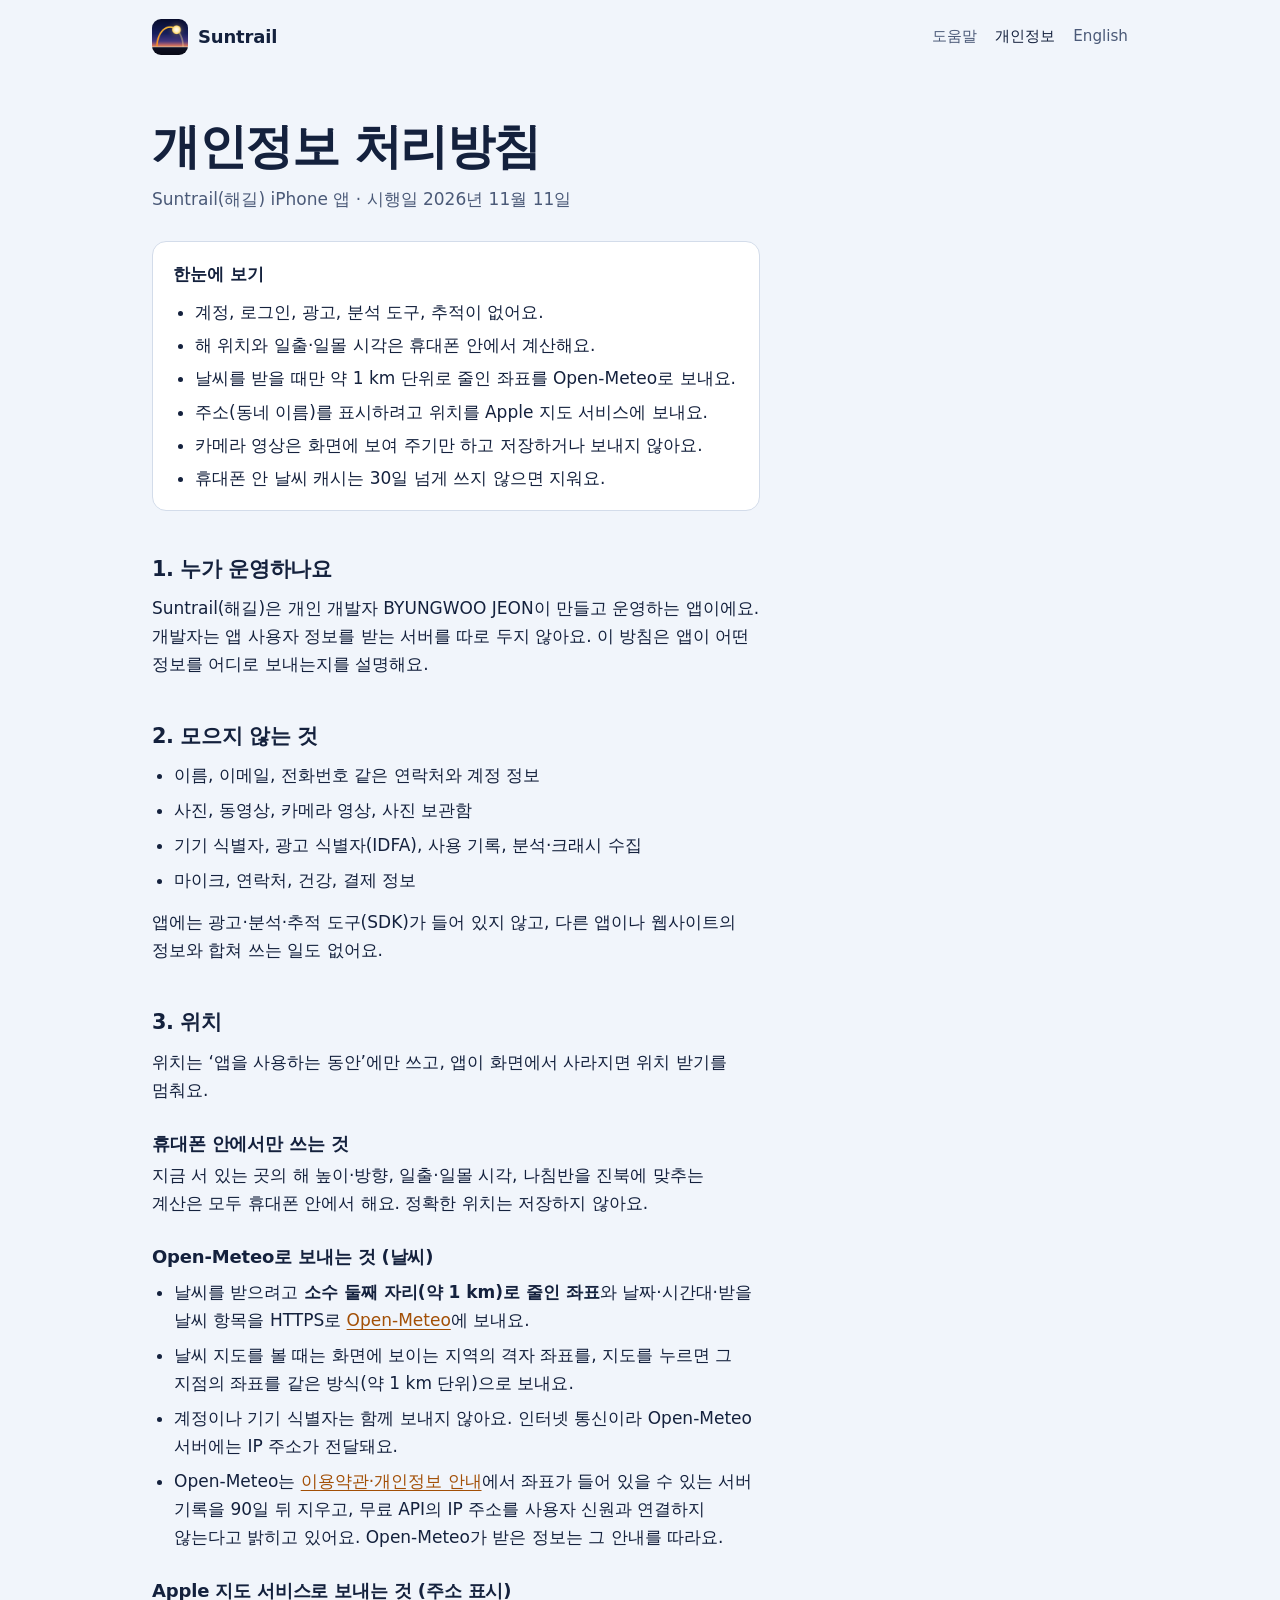
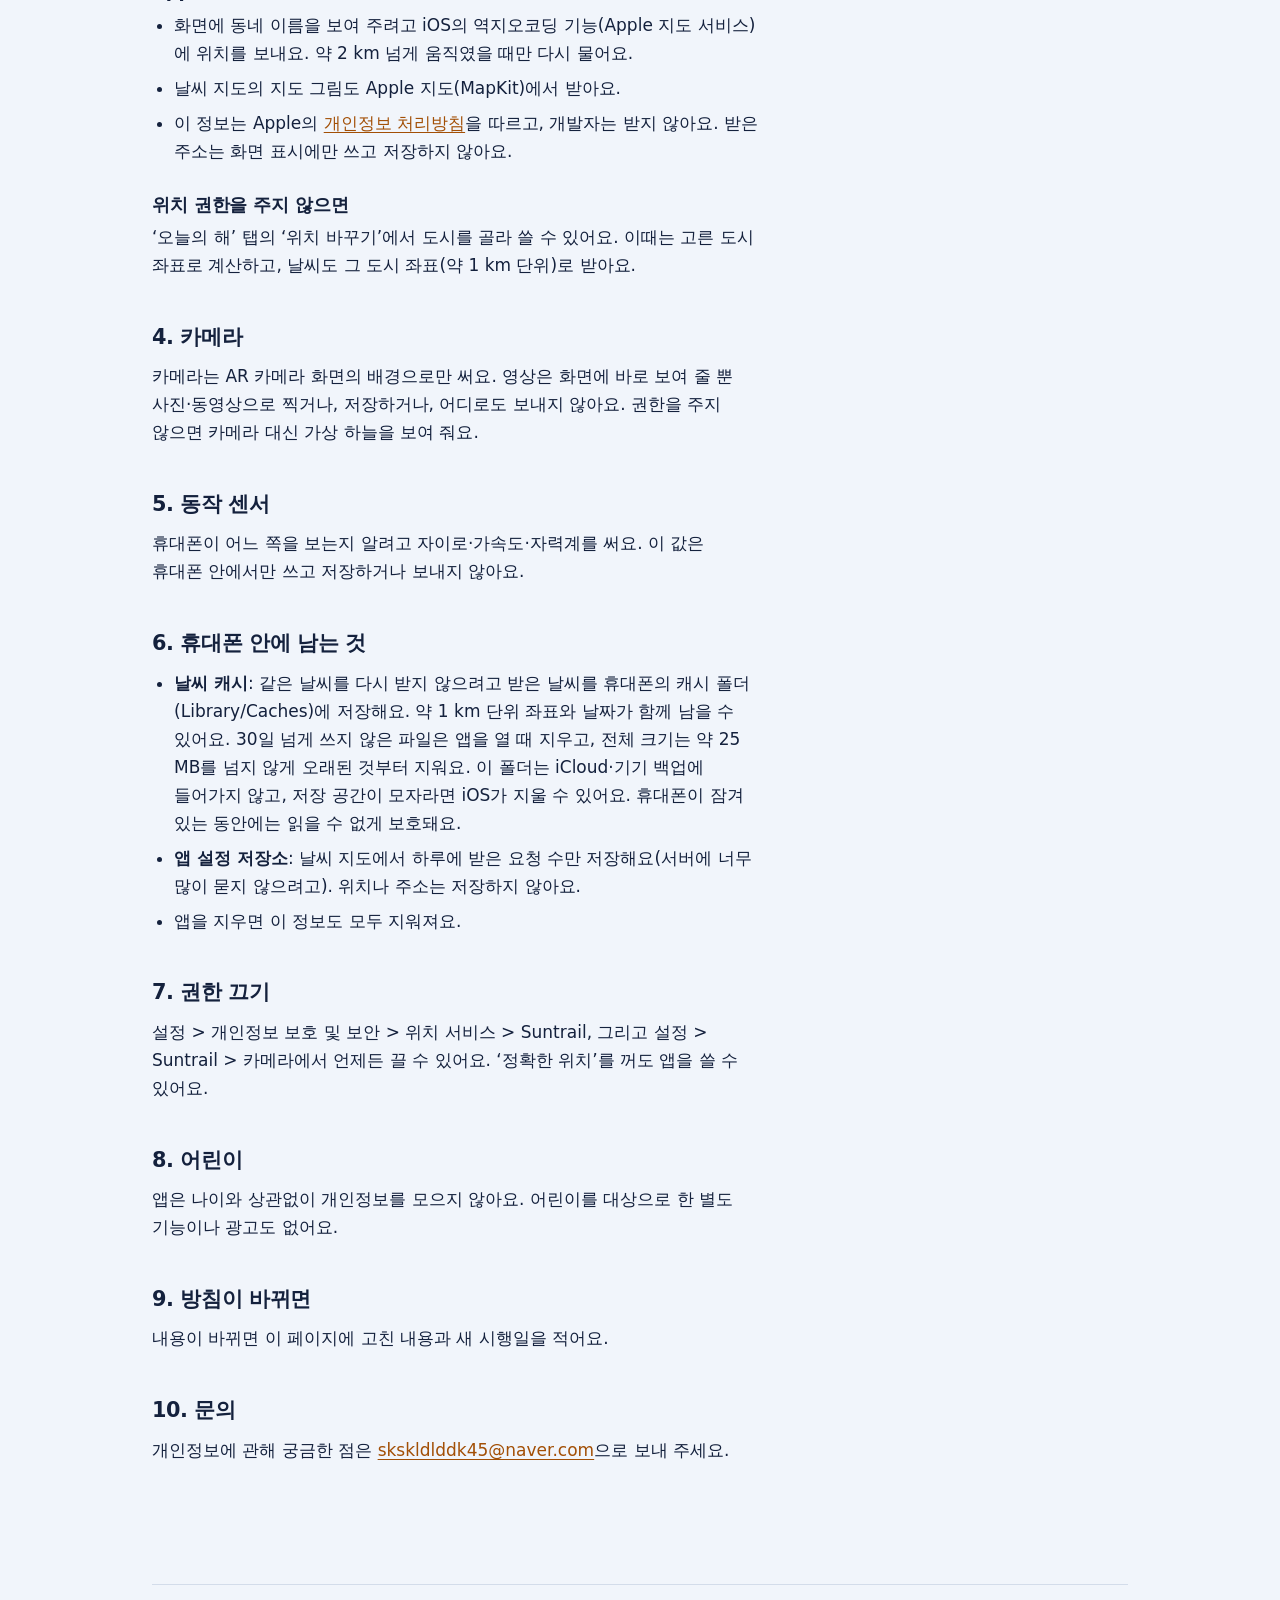
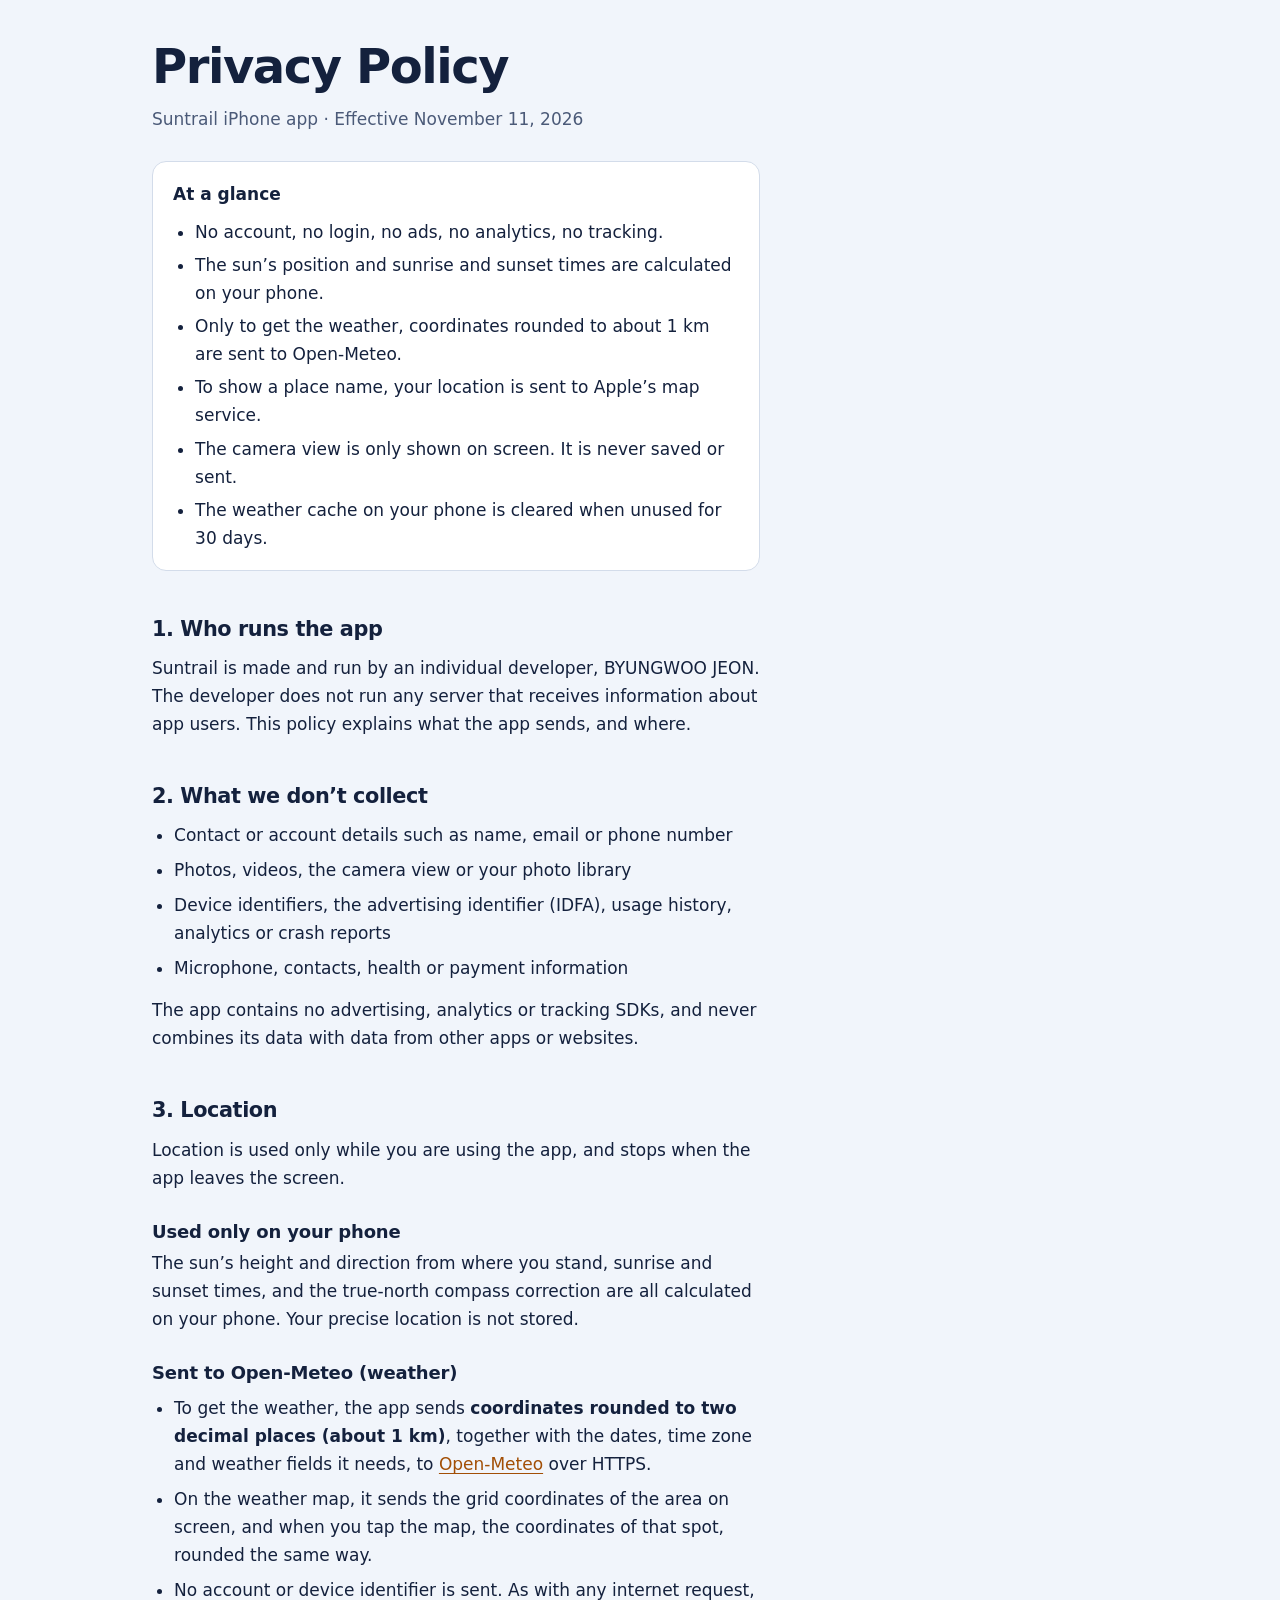
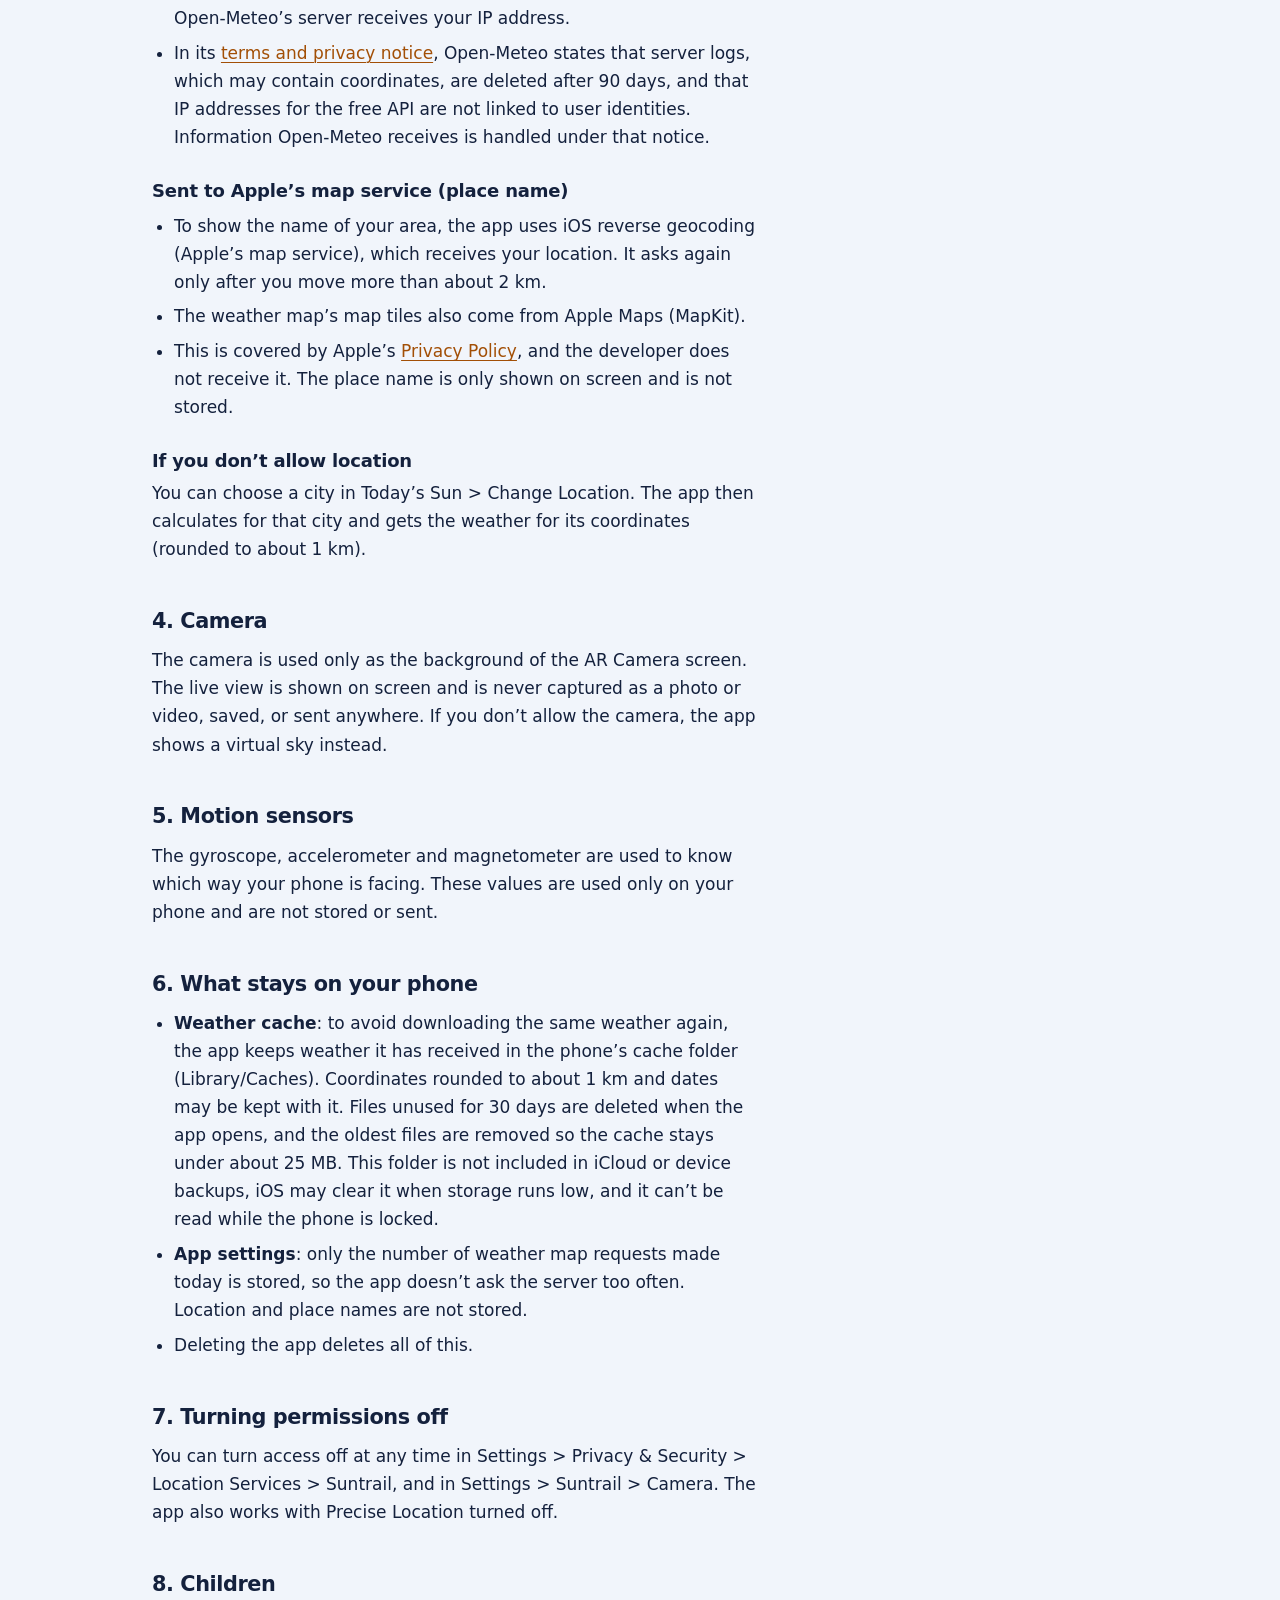
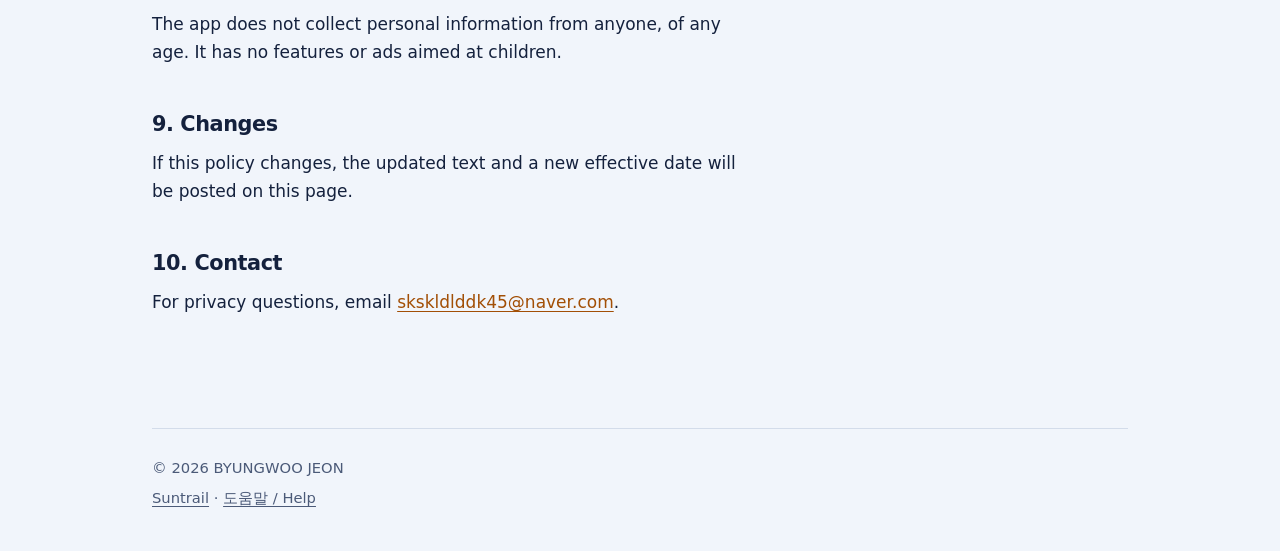
<file: privacy.html>
<!doctype html>
<html lang="ko">
<head>
<meta charset="utf-8">
<meta name="viewport" content="width=device-width, initial-scale=1, viewport-fit=cover">
<title>개인정보 처리방침 — Suntrail</title>
<meta name="description" content="Suntrail(해길) 앱의 개인정보 처리방침. 계정·광고·추적 없음. 날씨를 받을 때만 약 1 km 단위로 줄인 좌표를 Open-Meteo로 보냅니다.">
<meta name="theme-color" content="#F1F5FB" media="(prefers-color-scheme: light)">
<meta name="theme-color" content="#0D1630" media="(prefers-color-scheme: dark)">
<link rel="icon" href="img/favicon-64.png" type="image/png">
<link rel="apple-touch-icon" href="img/apple-touch-icon.png">
<link rel="stylesheet" href="style.css">
</head>
<body>
<header class="wrap top">
  <a class="brand" href="./"><img src="img/icon-192.png" alt="" width="36" height="36">Suntrail</a>
  <nav aria-label="페이지">
    <a href="support.html">도움말</a>
    <a href="privacy.html" aria-current="page">개인정보</a>
    <a href="#en" lang="en">English</a>
  </nav>
</header>

<main class="wrap doc">
<article class="measure" aria-labelledby="ko-title">
  <h1 id="ko-title">개인정보 처리방침</h1>
  <p class="meta">Suntrail(해길) iPhone 앱 · 시행일 2026년 11월 11일</p>

  <div class="summary">
    <p><strong>한눈에 보기</strong></p>
    <ul>
      <li>계정, 로그인, 광고, 분석 도구, 추적이 없어요.</li>
      <li>해 위치와 일출·일몰 시각은 휴대폰 안에서 계산해요.</li>
      <li>날씨를 받을 때만 약 1 km 단위로 줄인 좌표를 Open-Meteo로 보내요.</li>
      <li>주소(동네 이름)를 표시하려고 위치를 Apple 지도 서비스에 보내요.</li>
      <li>카메라 영상은 화면에 보여 주기만 하고 저장하거나 보내지 않아요.</li>
      <li>휴대폰 안 날씨 캐시는 30일 넘게 쓰지 않으면 지워요.</li>
    </ul>
  </div>

  <h2>1. 누가 운영하나요</h2>
  <p>Suntrail(해길)은 개인 개발자 BYUNGWOO JEON이 만들고 운영하는 앱이에요. 개발자는 앱 사용자 정보를 받는 서버를 따로 두지 않아요. 이 방침은 앱이 어떤 정보를 어디로 보내는지를 설명해요.</p>

  <h2>2. 모으지 않는 것</h2>
  <ul>
    <li>이름, 이메일, 전화번호 같은 연락처와 계정 정보</li>
    <li>사진, 동영상, 카메라 영상, 사진 보관함</li>
    <li>기기 식별자, 광고 식별자(IDFA), 사용 기록, 분석·크래시 수집</li>
    <li>마이크, 연락처, 건강, 결제 정보</li>
  </ul>
  <p>앱에는 광고·분석·추적 도구(SDK)가 들어 있지 않고, 다른 앱이나 웹사이트의 정보와 합쳐 쓰는 일도 없어요.</p>

  <h2>3. 위치</h2>
  <p>위치는 ‘앱을 사용하는 동안’에만 쓰고, 앱이 화면에서 사라지면 위치 받기를 멈춰요.</p>
  <h3>휴대폰 안에서만 쓰는 것</h3>
  <p>지금 서 있는 곳의 해 높이·방향, 일출·일몰 시각, 나침반을 진북에 맞추는 계산은 모두 휴대폰 안에서 해요. 정확한 위치는 저장하지 않아요.</p>
  <h3>Open-Meteo로 보내는 것 (날씨)</h3>
  <ul>
    <li>날씨를 받으려고 <strong>소수 둘째 자리(약 1 km)로 줄인 좌표</strong>와 날짜·시간대·받을 날씨 항목을 HTTPS로 <a href="https://open-meteo.com/">Open-Meteo</a>에 보내요.</li>
    <li>날씨 지도를 볼 때는 화면에 보이는 지역의 격자 좌표를, 지도를 누르면 그 지점의 좌표를 같은 방식(약 1 km 단위)으로 보내요.</li>
    <li>계정이나 기기 식별자는 함께 보내지 않아요. 인터넷 통신이라 Open-Meteo 서버에는 IP 주소가 전달돼요.</li>
    <li>Open-Meteo는 <a href="https://open-meteo.com/en/terms">이용약관·개인정보 안내</a>에서 좌표가 들어 있을 수 있는 서버 기록을 90일 뒤 지우고, 무료 API의 IP 주소를 사용자 신원과 연결하지 않는다고 밝히고 있어요. Open-Meteo가 받은 정보는 그 안내를 따라요.</li>
  </ul>
  <h3>Apple 지도 서비스로 보내는 것 (주소 표시)</h3>
  <ul>
    <li>화면에 동네 이름을 보여 주려고 iOS의 역지오코딩 기능(Apple 지도 서비스)에 위치를 보내요. 약 2 km 넘게 움직였을 때만 다시 물어요.</li>
    <li>날씨 지도의 지도 그림도 Apple 지도(MapKit)에서 받아요.</li>
    <li>이 정보는 Apple의 <a href="https://www.apple.com/kr/legal/privacy/">개인정보 처리방침</a>을 따르고, 개발자는 받지 않아요. 받은 주소는 화면 표시에만 쓰고 저장하지 않아요.</li>
  </ul>
  <h3>위치 권한을 주지 않으면</h3>
  <p>‘오늘의 해’ 탭의 ‘위치 바꾸기’에서 도시를 골라 쓸 수 있어요. 이때는 고른 도시 좌표로 계산하고, 날씨도 그 도시 좌표(약 1 km 단위)로 받아요.</p>

  <h2>4. 카메라</h2>
  <p>카메라는 AR 카메라 화면의 배경으로만 써요. 영상은 화면에 바로 보여 줄 뿐 사진·동영상으로 찍거나, 저장하거나, 어디로도 보내지 않아요. 권한을 주지 않으면 카메라 대신 가상 하늘을 보여 줘요.</p>

  <h2>5. 동작 센서</h2>
  <p>휴대폰이 어느 쪽을 보는지 알려고 자이로·가속도·자력계를 써요. 이 값은 휴대폰 안에서만 쓰고 저장하거나 보내지 않아요.</p>

  <h2>6. 휴대폰 안에 남는 것</h2>
  <ul>
    <li><strong>날씨 캐시</strong>: 같은 날씨를 다시 받지 않으려고 받은 날씨를 휴대폰의 캐시 폴더(Library/Caches)에 저장해요. 약 1 km 단위 좌표와 날짜가 함께 남을 수 있어요. 30일 넘게 쓰지 않은 파일은 앱을 열 때 지우고, 전체 크기는 약 25 MB를 넘지 않게 오래된 것부터 지워요. 이 폴더는 iCloud·기기 백업에 들어가지 않고, 저장 공간이 모자라면 iOS가 지울 수 있어요. 휴대폰이 잠겨 있는 동안에는 읽을 수 없게 보호돼요.</li>
    <li><strong>앱 설정 저장소</strong>: 날씨 지도에서 하루에 받은 요청 수만 저장해요(서버에 너무 많이 묻지 않으려고). 위치나 주소는 저장하지 않아요.</li>
    <li>앱을 지우면 이 정보도 모두 지워져요.</li>
  </ul>

  <h2>7. 권한 끄기</h2>
  <p>설정 &gt; 개인정보 보호 및 보안 &gt; 위치 서비스 &gt; Suntrail, 그리고 설정 &gt; Suntrail &gt; 카메라에서 언제든 끌 수 있어요. ‘정확한 위치’를 꺼도 앱을 쓸 수 있어요.</p>

  <h2>8. 어린이</h2>
  <p>앱은 나이와 상관없이 개인정보를 모으지 않아요. 어린이를 대상으로 한 별도 기능이나 광고도 없어요.</p>

  <h2>9. 방침이 바뀌면</h2>
  <p>내용이 바뀌면 이 페이지에 고친 내용과 새 시행일을 적어요.</p>

  <h2>10. 문의</h2>
  <p>개인정보에 관해 궁금한 점은 <a href="mailto:skskldlddk45@naver.com">skskldlddk45@naver.com</a>으로 보내 주세요.</p>
</article>

<div><hr class="lang-break"></div>

<article class="measure" lang="en" id="en" aria-labelledby="en-title" style="margin-top:56px">
  <h1 id="en-title">Privacy Policy</h1>
  <p class="meta">Suntrail iPhone app · Effective November 11, 2026</p>

  <div class="summary">
    <p><strong>At a glance</strong></p>
    <ul>
      <li>No account, no login, no ads, no analytics, no tracking.</li>
      <li>The sun’s position and sunrise and sunset times are calculated on your phone.</li>
      <li>Only to get the weather, coordinates rounded to about 1 km are sent to Open-Meteo.</li>
      <li>To show a place name, your location is sent to Apple’s map service.</li>
      <li>The camera view is only shown on screen. It is never saved or sent.</li>
      <li>The weather cache on your phone is cleared when unused for 30 days.</li>
    </ul>
  </div>

  <h2>1. Who runs the app</h2>
  <p>Suntrail is made and run by an individual developer, BYUNGWOO JEON. The developer does not run any server that receives information about app users. This policy explains what the app sends, and where.</p>

  <h2>2. What we don’t collect</h2>
  <ul>
    <li>Contact or account details such as name, email or phone number</li>
    <li>Photos, videos, the camera view or your photo library</li>
    <li>Device identifiers, the advertising identifier (IDFA), usage history, analytics or crash reports</li>
    <li>Microphone, contacts, health or payment information</li>
  </ul>
  <p>The app contains no advertising, analytics or tracking SDKs, and never combines its data with data from other apps or websites.</p>

  <h2>3. Location</h2>
  <p>Location is used only while you are using the app, and stops when the app leaves the screen.</p>
  <h3>Used only on your phone</h3>
  <p>The sun’s height and direction from where you stand, sunrise and sunset times, and the true-north compass correction are all calculated on your phone. Your precise location is not stored.</p>
  <h3>Sent to Open-Meteo (weather)</h3>
  <ul>
    <li>To get the weather, the app sends <strong>coordinates rounded to two decimal places (about 1 km)</strong>, together with the dates, time zone and weather fields it needs, to <a href="https://open-meteo.com/">Open-Meteo</a> over HTTPS.</li>
    <li>On the weather map, it sends the grid coordinates of the area on screen, and when you tap the map, the coordinates of that spot, rounded the same way.</li>
    <li>No account or device identifier is sent. As with any internet request, Open-Meteo’s server receives your IP address.</li>
    <li>In its <a href="https://open-meteo.com/en/terms">terms and privacy notice</a>, Open-Meteo states that server logs, which may contain coordinates, are deleted after 90 days, and that IP addresses for the free API are not linked to user identities. Information Open-Meteo receives is handled under that notice.</li>
  </ul>
  <h3>Sent to Apple’s map service (place name)</h3>
  <ul>
    <li>To show the name of your area, the app uses iOS reverse geocoding (Apple’s map service), which receives your location. It asks again only after you move more than about 2 km.</li>
    <li>The weather map’s map tiles also come from Apple Maps (MapKit).</li>
    <li>This is covered by Apple’s <a href="https://www.apple.com/legal/privacy/">Privacy Policy</a>, and the developer does not receive it. The place name is only shown on screen and is not stored.</li>
  </ul>
  <h3>If you don’t allow location</h3>
  <p>You can choose a city in Today’s Sun &gt; Change Location. The app then calculates for that city and gets the weather for its coordinates (rounded to about 1 km).</p>

  <h2>4. Camera</h2>
  <p>The camera is used only as the background of the AR Camera screen. The live view is shown on screen and is never captured as a photo or video, saved, or sent anywhere. If you don’t allow the camera, the app shows a virtual sky instead.</p>

  <h2>5. Motion sensors</h2>
  <p>The gyroscope, accelerometer and magnetometer are used to know which way your phone is facing. These values are used only on your phone and are not stored or sent.</p>

  <h2>6. What stays on your phone</h2>
  <ul>
    <li><strong>Weather cache</strong>: to avoid downloading the same weather again, the app keeps weather it has received in the phone’s cache folder (Library/Caches). Coordinates rounded to about 1 km and dates may be kept with it. Files unused for 30 days are deleted when the app opens, and the oldest files are removed so the cache stays under about 25 MB. This folder is not included in iCloud or device backups, iOS may clear it when storage runs low, and it can’t be read while the phone is locked.</li>
    <li><strong>App settings</strong>: only the number of weather map requests made today is stored, so the app doesn’t ask the server too often. Location and place names are not stored.</li>
    <li>Deleting the app deletes all of this.</li>
  </ul>

  <h2>7. Turning permissions off</h2>
  <p>You can turn access off at any time in Settings &gt; Privacy &amp; Security &gt; Location Services &gt; Suntrail, and in Settings &gt; Suntrail &gt; Camera. The app also works with Precise Location turned off.</p>

  <h2>8. Children</h2>
  <p>The app does not collect personal information from anyone, of any age. It has no features or ads aimed at children.</p>

  <h2>9. Changes</h2>
  <p>If this policy changes, the updated text and a new effective date will be posted on this page.</p>

  <h2>10. Contact</h2>
  <p>For privacy questions, email <a href="mailto:skskldlddk45@naver.com">skskldlddk45@naver.com</a>.</p>
</article>
</main>

<footer class="wrap foot">
  <p>© 2026 BYUNGWOO JEON</p>
  <p><a href="./">Suntrail</a> · <a href="support.html">도움말 / Help</a></p>
</footer>
</body>
</html>
</file>
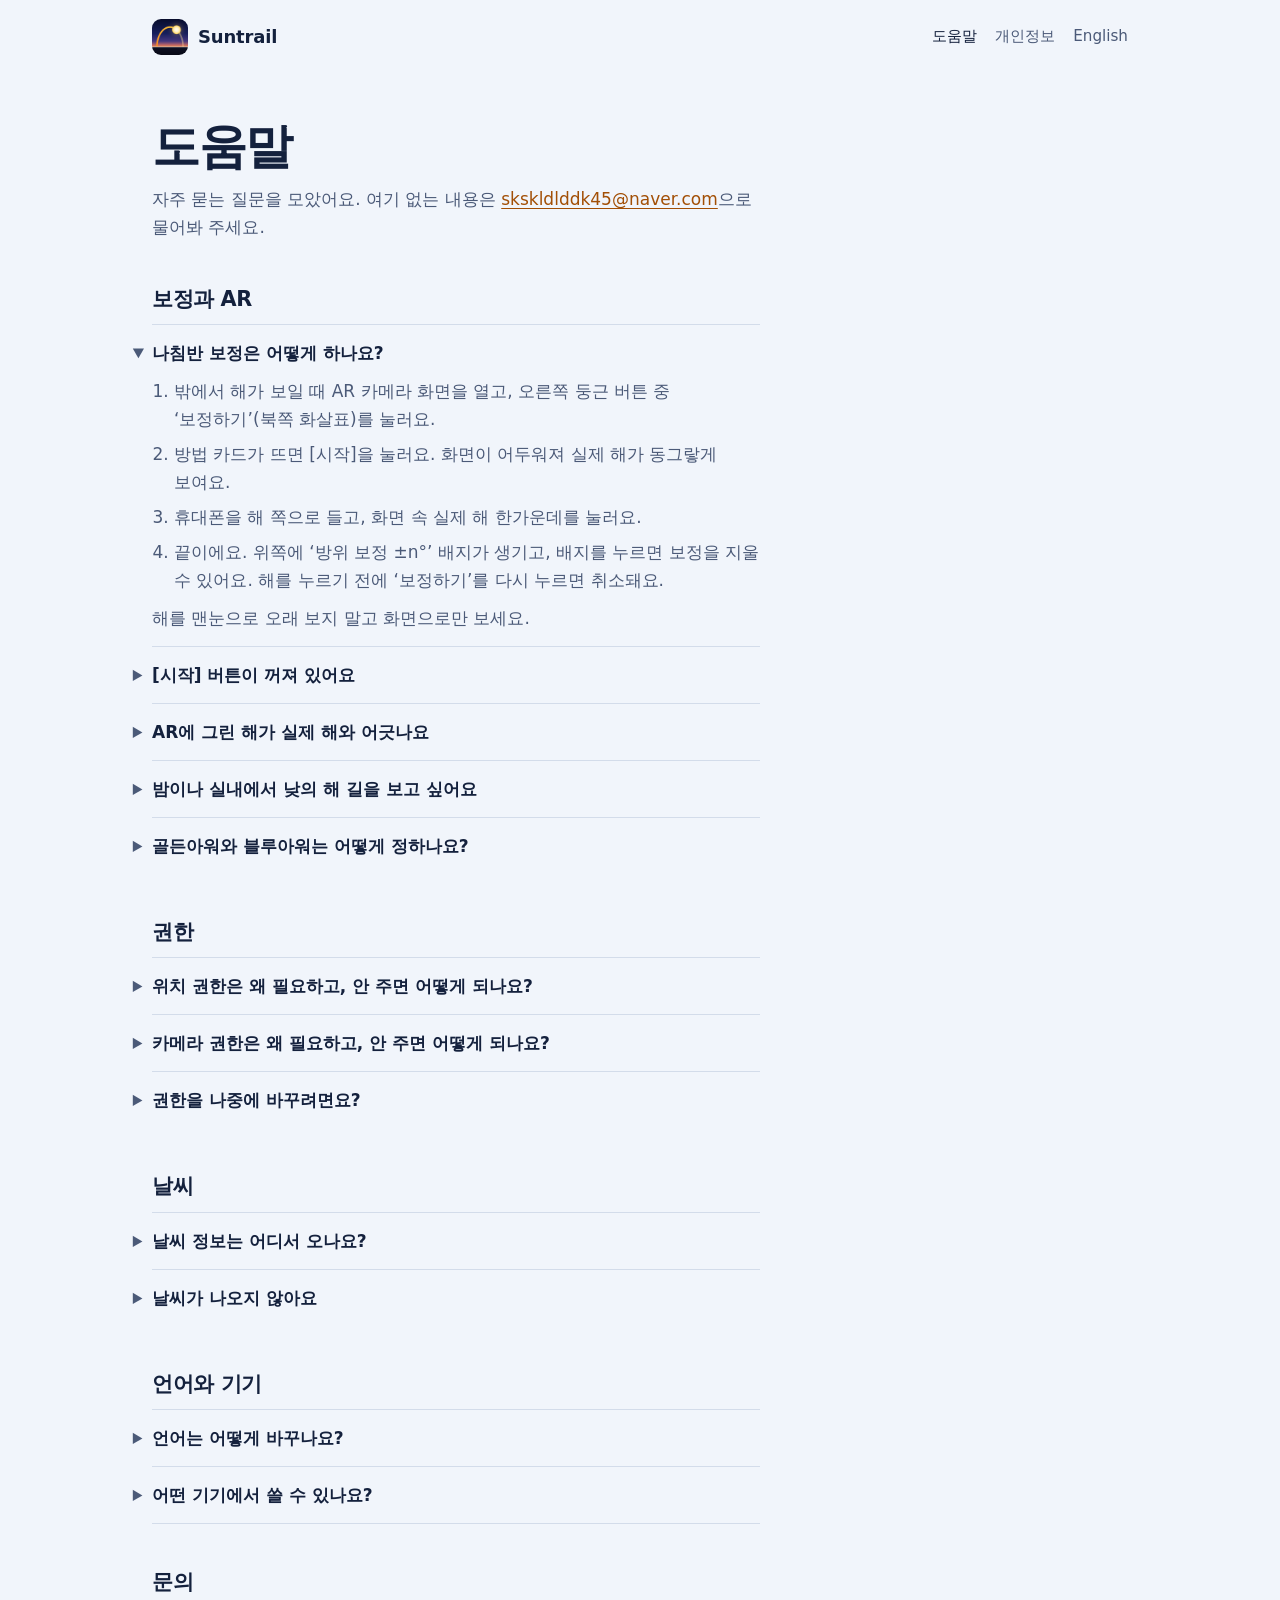
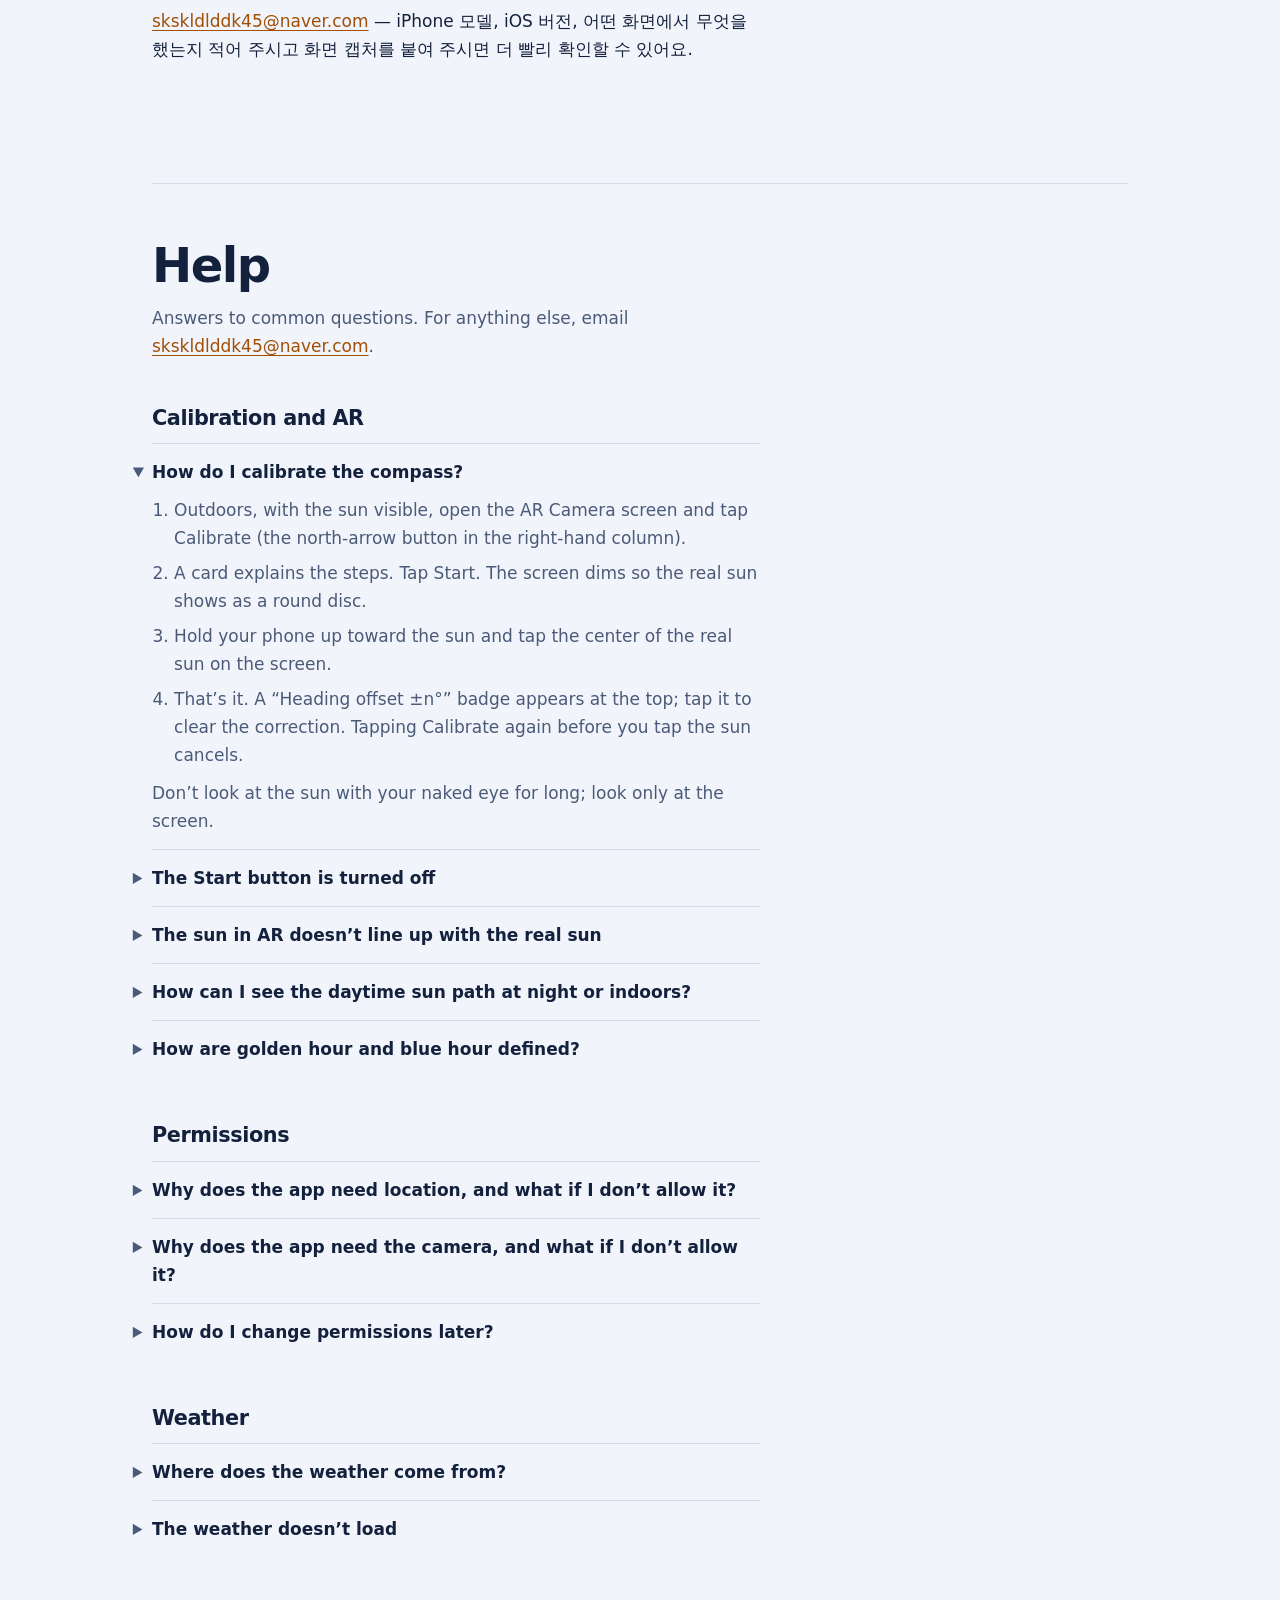
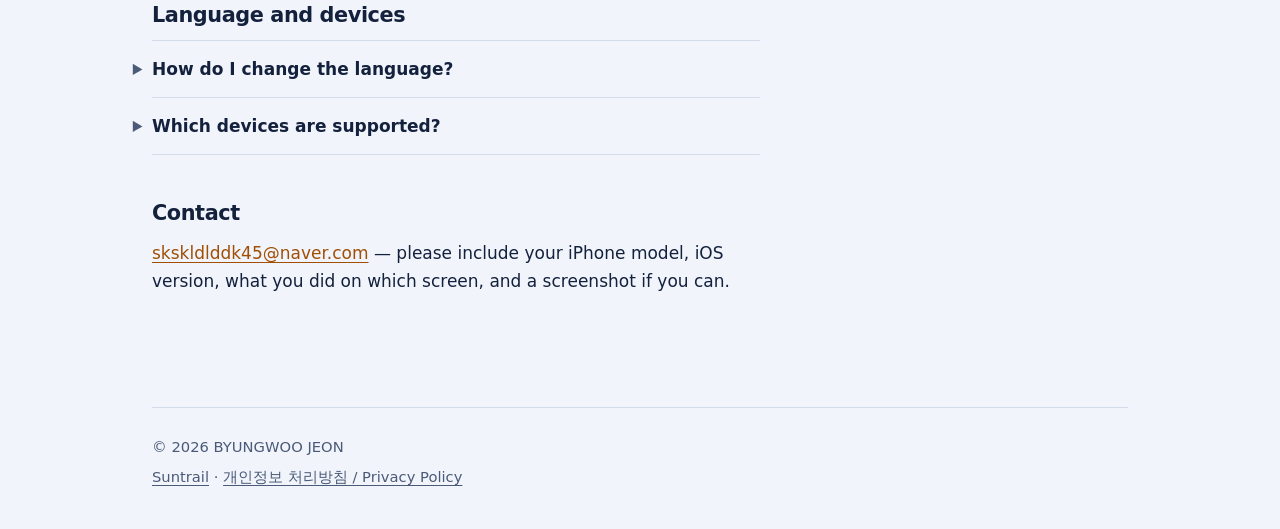
<file: support.html>
<!doctype html>
<html lang="ko">
<head>
<meta charset="utf-8">
<meta name="viewport" content="width=device-width, initial-scale=1, viewport-fit=cover">
<title>도움말 — Suntrail</title>
<meta name="description" content="Suntrail(해길) 자주 묻는 질문: 나침반 보정 방법, 위치·카메라 권한, 날씨 출처, 언어, 문의.">
<meta name="theme-color" content="#F1F5FB" media="(prefers-color-scheme: light)">
<meta name="theme-color" content="#0D1630" media="(prefers-color-scheme: dark)">
<link rel="icon" href="img/favicon-64.png" type="image/png">
<link rel="apple-touch-icon" href="img/apple-touch-icon.png">
<link rel="stylesheet" href="style.css">
</head>
<body>
<header class="wrap top">
  <a class="brand" href="./"><img src="img/icon-192.png" alt="" width="36" height="36">Suntrail</a>
  <nav aria-label="페이지">
    <a href="support.html" aria-current="page">도움말</a>
    <a href="privacy.html">개인정보</a>
    <a href="#en" lang="en">English</a>
  </nav>
</header>

<main class="wrap doc">
<article class="measure faq" aria-labelledby="ko-title">
  <h1 id="ko-title">도움말</h1>
  <p class="meta">자주 묻는 질문을 모았어요. 여기 없는 내용은 <a href="mailto:skskldlddk45@naver.com">skskldlddk45@naver.com</a>으로 물어봐 주세요.</p>

  <h2>보정과 AR</h2>
  <details open>
    <summary>나침반 보정은 어떻게 하나요?</summary>
    <ol>
      <li>밖에서 해가 보일 때 AR 카메라 화면을 열고, 오른쪽 둥근 버튼 중 ‘보정하기’(북쪽 화살표)를 눌러요.</li>
      <li>방법 카드가 뜨면 [시작]을 눌러요. 화면이 어두워져 실제 해가 동그랗게 보여요.</li>
      <li>휴대폰을 해 쪽으로 들고, 화면 속 실제 해 한가운데를 눌러요.</li>
      <li>끝이에요. 위쪽에 ‘방위 보정 ±n°’ 배지가 생기고, 배지를 누르면 보정을 지울 수 있어요. 해를 누르기 전에 ‘보정하기’를 다시 누르면 취소돼요.</li>
    </ol>
    <p>해를 맨눈으로 오래 보지 말고 화면으로만 보세요.</p>
  </details>
  <details>
    <summary>[시작] 버튼이 꺼져 있어요</summary>
    <p>지금 보정할 수 없는 때예요. 카드에 이유가 나와요.</p>
    <ul>
      <li>해가 지평선 아래에 있을 때 (밤, 해 뜨기 전·진 뒤)</li>
      <li>해가 너무 높을 때 (고도 60° 넘게 — 이때는 손가락이 조금만 빗나가도 방위가 크게 틀어져요)</li>
      <li>위치를 아직 찾지 못했거나 위치 권한이 없을 때</li>
      <li>시간 이동 중일 때 (시간 막대에서 [지금으로]를 누르면 돼요)</li>
      <li>다른 도시를 골랐을 때 (‘오늘의 해’ 탭 → 위치 바꾸기 → 현재 위치)</li>
    </ul>
  </details>
  <details>
    <summary>AR에 그린 해가 실제 해와 어긋나요</summary>
    <ul>
      <li>휴대폰 나침반은 주변 금속·자석(자석 케이스, 차 안, 철근 건물 등) 때문에 몇 도씩 어긋날 수 있어요. 위의 ‘나침반 보정’을 해 보세요.</li>
      <li>위쪽에 ‘나침반 보정: 8자로 흔들어 주세요’가 보이면 휴대폰을 공중에서 8자로 몇 번 움직여 주세요.</li>
      <li>위쪽에 ‘○○ 기준 · 실제 하늘과 달라요’가 보이면 다른 도시를 고른 상태예요. AR은 지금 서 있는 곳 기준일 때만 실제 하늘과 맞아요.</li>
      <li>시간 막대가 ‘시간 이동’이면 그 시각의 해를 보여 주는 중이에요. [지금으로]를 누르세요.</li>
    </ul>
  </details>
  <details>
    <summary>밤이나 실내에서 낮의 해 길을 보고 싶어요</summary>
    <p>화면 아래 시간 막대를 쓰세요. AR 카메라에서는 오른쪽 조절 아이콘을 눌러 막대를 펼친 뒤, 색 띠를 좌우로 끌면 그 시각의 해와 해 길이 나타나요. 날짜를 누르면 달력이 열리고 일출·남중·일몰, 춘분·하지·추분·동지로 한 번에 갈 수 있어요(고른 뒤 ‘이 날짜로’). [지금으로]를 누르면 실시간으로 돌아와요.</p>
  </details>
  <details>
    <summary>골든아워와 블루아워는 어떻게 정하나요?</summary>
    <p>해의 고도로 정해요. 골든아워는 해가 지평선 아래 4°부터 위 6° 사이에 있을 때, 블루아워는 지평선 아래 6°부터 4° 사이일 때예요. 계절과 위도에 따라 길이가 달라지고, 극지방에서는 하루 종일 이어지거나 없는 날도 있어요.</p>
  </details>

  <h2>권한</h2>
  <details>
    <summary>위치 권한은 왜 필요하고, 안 주면 어떻게 되나요?</summary>
    <p>지금 서 있는 곳에서 해의 높이·방향과 일출·일몰 시각을 계산하고, 나침반을 진북에 맞추고, 그곳 날씨를 받으려고 써요. 앱을 쓰는 동안에만 쓰고, 날씨를 받을 때는 약 1 km 단위로 줄인 좌표만 보내요.</p>
    <p>권한을 주지 않아도 ‘오늘의 해’ 탭 → ‘위치 바꾸기’에서 도시 15곳 중 하나를 골라 쓸 수 있어요. 이때 나침반은 자북 기준이라 몇 도 어긋날 수 있어요. ‘정확한 위치’를 꺼도 앱을 쓸 수 있어요.</p>
  </details>
  <details>
    <summary>카메라 권한은 왜 필요하고, 안 주면 어떻게 되나요?</summary>
    <p>AR 카메라 화면 배경으로 카메라 영상을 보여 주려고 써요. 영상은 저장하거나 보내지 않아요. 권한을 주지 않으면 카메라 대신 가상 하늘 위에 해와 해 길을 그려요. 이때 ‘보정하기’는 실제 해가 보여야 해서 나오지 않아요.</p>
  </details>
  <details>
    <summary>권한을 나중에 바꾸려면요?</summary>
    <ul>
      <li>위치: 설정 → 개인정보 보호 및 보안 → 위치 서비스 → Suntrail → ‘앱을 사용하는 동안’</li>
      <li>카메라: 설정 → Suntrail → 카메라</li>
    </ul>
    <p>앱 안의 권한 안내 띠에 있는 [설정] 버튼으로도 바로 갈 수 있어요.</p>
  </details>

  <h2>날씨</h2>
  <details>
    <summary>날씨 정보는 어디서 오나요?</summary>
    <p><a href="https://open-meteo.com/">Open-Meteo</a>의 예보·기록 자료예요(<a href="https://creativecommons.org/licenses/by/4.0/">CC BY 4.0</a>). ‘오늘의 해’ 탭은 오늘을 포함한 16일은 예보로, 1940년 이후 지난 날은 기록으로 보여 줘요. 날씨 지도는 앞으로 약 3일을 시간별로 보여 줘요. ‘해가 보일까’는 구름 예보로 낸 대략적인 예상이라 실제와 다를 수 있어요.</p>
  </details>
  <details>
    <summary>날씨가 나오지 않아요</summary>
    <ul>
      <li>인터넷 연결을 확인해 주세요. 한 번 받은 날씨는 휴대폰에 남아 있어 다시 볼 수 있어요.</li>
      <li>‘날씨 서버가 바빠요’, ‘요청이 많아 잠시 쉬고 있어요’가 보이면 잠시 뒤에 저절로 다시 받거나 [다시 시도]를 누르면 돼요.</li>
      <li>날씨 지도에 ‘오늘은 지도 날씨를 많이 받아서…’가 보이면 하루 한도에 닿은 거예요. 이미 받은 곳은 계속 볼 수 있고, 다음 날 다시 받아요.</li>
      <li>16일보다 먼 미래와 1940년 이전은 날씨 자료가 없어요.</li>
    </ul>
  </details>

  <h2>언어와 기기</h2>
  <details>
    <summary>언어는 어떻게 바꾸나요?</summary>
    <p>앱은 한국어와 영어를 지원하고 휴대폰 언어를 따라요. 앱만 다른 언어로 쓰려면 설정 → Suntrail → 언어에서 고르세요. 다른 언어를 쓰는 휴대폰에서는 영어로 보여요. 12시간·24시간 표기는 설정 → 일반 → 날짜 및 시간의 ‘24시간제’를 따라요.</p>
  </details>
  <details>
    <summary>어떤 기기에서 쓸 수 있나요?</summary>
    <p>iOS 17 이상의 iPhone용으로 만들었어요. 세로와 가로 화면을 모두 지원해요. 계정 없이 무료로 쓸 수 있어요.</p>
  </details>

  <h2>문의</h2>
  <p><a href="mailto:skskldlddk45@naver.com">skskldlddk45@naver.com</a> — iPhone 모델, iOS 버전, 어떤 화면에서 무엇을 했는지 적어 주시고 화면 캡처를 붙여 주시면 더 빨리 확인할 수 있어요.</p>
</article>

<div><hr class="lang-break"></div>

<article class="measure faq" lang="en" id="en" aria-labelledby="en-title" style="margin-top:56px">
  <h1 id="en-title">Help</h1>
  <p class="meta">Answers to common questions. For anything else, email <a href="mailto:skskldlddk45@naver.com">skskldlddk45@naver.com</a>.</p>

  <h2>Calibration and AR</h2>
  <details open>
    <summary>How do I calibrate the compass?</summary>
    <ol>
      <li>Outdoors, with the sun visible, open the AR Camera screen and tap Calibrate (the north-arrow button in the right-hand column).</li>
      <li>A card explains the steps. Tap Start. The screen dims so the real sun shows as a round disc.</li>
      <li>Hold your phone up toward the sun and tap the center of the real sun on the screen.</li>
      <li>That’s it. A “Heading offset ±n°” badge appears at the top; tap it to clear the correction. Tapping Calibrate again before you tap the sun cancels.</li>
    </ol>
    <p>Don’t look at the sun with your naked eye for long; look only at the screen.</p>
  </details>
  <details>
    <summary>The Start button is turned off</summary>
    <p>Calibration isn’t possible right now, and the card shows why:</p>
    <ul>
      <li>The sun is below the horizon (night, before sunrise or after sunset).</li>
      <li>The sun is too high (above 60° altitude — a tiny miss with your finger would throw the heading off a lot).</li>
      <li>Your location hasn’t been found yet, or location access is off.</li>
      <li>You’re in Time travel. Tap Now on the time bar.</li>
      <li>Another city is selected (Today’s Sun → Change Location → Current Location).</li>
    </ul>
  </details>
  <details>
    <summary>The sun in AR doesn’t line up with the real sun</summary>
    <ul>
      <li>A phone’s compass can be off by a few degrees near metal or magnets (magnetic cases, cars, steel buildings). Try the compass calibration above.</li>
      <li>If you see “Calibrate compass: move in a figure 8” at the top, move your phone in a figure 8 in the air a few times.</li>
      <li>If you see “Showing … · not your sky”, another city is selected. AR matches the real sky only where you’re standing.</li>
      <li>If the time bar says Time travel, you’re looking at the sun at another time. Tap Now.</li>
    </ul>
  </details>
  <details>
    <summary>How can I see the daytime sun path at night or indoors?</summary>
    <p>Use the time bar at the bottom of the screen. In the AR Camera, tap the slider icon on the right to expand it, then drag along the colored strip to see the sun and its path at that time. Tap the date to open the calendar, with shortcuts to sunrise, solar noon, sunset and the equinoxes and solstices (then tap Go). Tap Now to return to live time.</p>
  </details>
  <details>
    <summary>How are golden hour and blue hour defined?</summary>
    <p>By the sun’s altitude. Golden hour is when the sun is between 4° below and 6° above the horizon; blue hour is between 6° and 4° below. Their length changes with the season and latitude, and near the poles they can last all day or not happen at all.</p>
  </details>

  <h2>Permissions</h2>
  <details>
    <summary>Why does the app need location, and what if I don’t allow it?</summary>
    <p>To calculate the sun’s height and direction and sunrise and sunset times where you stand, to point the compass to true north, and to get the local weather. It’s used only while you use the app, and for weather only coordinates rounded to about 1 km are sent.</p>
    <p>Without location access, you can pick one of 15 cities in Today’s Sun → Change Location. The compass then uses magnetic north and may be off by a few degrees. The app also works with Precise Location turned off.</p>
  </details>
  <details>
    <summary>Why does the app need the camera, and what if I don’t allow it?</summary>
    <p>To show the live camera view behind the AR overlay. The video is never saved or sent. Without camera access, the sun and its path are drawn over a virtual sky instead. Calibrate doesn’t appear then, because it needs the real sun on screen.</p>
  </details>
  <details>
    <summary>How do I change permissions later?</summary>
    <ul>
      <li>Location: Settings → Privacy &amp; Security → Location Services → Suntrail → While Using the App</li>
      <li>Camera: Settings → Suntrail → Camera</li>
    </ul>
    <p>The Settings button in the app’s permission banner takes you there directly.</p>
  </details>

  <h2>Weather</h2>
  <details>
    <summary>Where does the weather come from?</summary>
    <p>From <a href="https://open-meteo.com/">Open-Meteo</a> forecasts and records (<a href="https://creativecommons.org/licenses/by/4.0/">CC BY 4.0</a>). Today’s Sun shows forecasts for 16 days including today, and historical records for past days back to 1940. The weather map shows about 3 days ahead, hour by hour. “Will the sun show?” is a rough estimate from the cloud forecast and may differ from what actually happens.</p>
  </details>
  <details>
    <summary>The weather doesn’t load</summary>
    <ul>
      <li>Check your internet connection. Weather you’ve already loaded stays on your phone.</li>
      <li>If you see “The weather server is busy” or “Too many requests”, it will try again on its own shortly, or tap Try Again.</li>
      <li>If the map says “Today’s map weather limit is reached”, areas already loaded stay available, and more can be loaded the next day.</li>
      <li>There’s no weather data more than 16 days ahead or before 1940.</li>
    </ul>
  </details>

  <h2>Language and devices</h2>
  <details>
    <summary>How do I change the language?</summary>
    <p>The app is in English and Korean and follows your phone’s language. To use a different language just for this app, choose it in Settings → Suntrail → Language. On phones set to other languages, the app is shown in English. 12- or 24-hour time follows Settings → General → Date &amp; Time.</p>
  </details>
  <details>
    <summary>Which devices are supported?</summary>
    <p>Suntrail is made for iPhone with iOS 17 or later, in portrait and landscape. It’s free and needs no account.</p>
  </details>

  <h2>Contact</h2>
  <p><a href="mailto:skskldlddk45@naver.com">skskldlddk45@naver.com</a> — please include your iPhone model, iOS version, what you did on which screen, and a screenshot if you can.</p>
</article>
</main>

<footer class="wrap foot">
  <p>© 2026 BYUNGWOO JEON</p>
  <p><a href="./">Suntrail</a> · <a href="privacy.html">개인정보 처리방침 / Privacy Policy</a></p>
</footer>
</body>
</html>
</file>
<file: style.css>
/* Suntrail 웹 페이지 공용 스타일 — 외부 글꼴·스크립트 없음. 색은 앱 화면(밤 남색·해 노랑·골든아워 주황·블루아워 파랑)에서 가져옴 */

:root {
  color-scheme: light dark;
  --font: -apple-system, BlinkMacSystemFont, "Apple SD Gothic Neo", "Pretendard", "Noto Sans KR", "Malgun Gothic", system-ui, sans-serif;

  /* 낮 (라이트) */
  --bg: #F1F5FB;
  --surface: #FFFFFF;
  --text: #14213D;
  --muted: #4B5A78;
  --rule: #D3DCEA;
  --link: #A24F06;
  --sun: #D69A00;
  --golden: #C2620A;
  --blue: #3B67DA;
  --ground: #E3E9F3;
  --focus: #3B67DA;

  /* 하루 빛 띠 (앱 시간 막대와 같은 구간 색) */
  --s-night: #18224A;
  --s-astro: #24306A;
  --s-nautical: #34469A;
  --s-blue: #5B82EE;
  --s-golden: #FF9E33;
  --s-day: #8CC8F4;
}

@media (prefers-color-scheme: dark) {
  :root {
    /* 밤 (다크) — 앱 하늘 지도 바깥 남색 */
    --bg: #0D1630;
    --surface: #131F3F;
    --text: #E8EDF7;
    --muted: #A7B3CF;
    --rule: #26345B;
    --link: #FFB85C;
    --sun: #FFCC33;
    --golden: #FF9E33;
    --blue: #86A7FF;
    --ground: #0F1A38;
    --focus: #FFCC33;
    --s-night: #0A1130;
  }
}

*, *::before, *::after { box-sizing: border-box; }

html { -webkit-text-size-adjust: 100%; text-size-adjust: 100%; }

body {
  margin: 0;
  background: var(--bg);
  color: var(--text);
  font-family: var(--font);
  font-size: 1.0625rem;
  line-height: 1.65;
  word-break: keep-all;
  overflow-wrap: anywhere;
}

img { max-width: 100%; height: auto; display: block; }

a { color: var(--link); text-underline-offset: 0.18em; text-decoration-thickness: 1px; }
a:hover { text-decoration-thickness: 2px; }
:focus-visible { outline: 3px solid var(--focus); outline-offset: 3px; border-radius: 4px; }

.wrap {
  width: 100%;
  max-width: 1040px;
  margin-inline: auto;
  padding-inline: clamp(16px, 4vw, 32px);
}

.measure { max-width: 38rem; }

/* 머리 */
.top {
  display: flex;
  align-items: center;
  gap: 12px;
  padding-block: 18px;
}
.brand {
  display: flex;
  align-items: center;
  gap: 10px;
  color: var(--text);
  text-decoration: none;
  font-weight: 750;
  font-size: 1.125rem;
  letter-spacing: -0.01em;
}
.brand img { width: 36px; height: 36px; border-radius: 9px; }
.top nav { margin-left: auto; display: flex; flex-wrap: wrap; gap: 4px 18px; font-size: 0.95rem; }
.top nav a { color: var(--muted); text-decoration: none; padding-block: 6px; }
.top nav a:hover, .top nav a[aria-current="page"] { color: var(--text); }

/* 글자 크기 */
h1, h2, h3 { line-height: 1.2; letter-spacing: -0.02em; margin: 0; }
h1 { font-size: clamp(2.25rem, 6.2vw, 4.1rem); font-weight: 800; line-height: 1.08; letter-spacing: -0.03em; }
h2 { font-size: clamp(1.45rem, 3vw, 1.85rem); font-weight: 760; }
h3 { font-size: 1.125rem; font-weight: 720; letter-spacing: -0.01em; }
p { margin: 0; }
p + p { margin-top: 0.85em; }

.lede { font-size: clamp(1.08rem, 2vw, 1.25rem); color: var(--text); margin-top: 22px; }
.facts { color: var(--muted); margin-top: 14px; }
.store { margin-top: 18px; font-weight: 650; }

/* 첫 화면 */
.hero { padding-top: clamp(28px, 6vw, 64px); }
.hero h1 { max-width: 14em; }

.chart { margin: clamp(32px, 5vw, 52px) 0 0; }
.sunchart { width: 100%; height: auto; display: block; }
.sunchart .ground { fill: var(--ground); }
.sunchart .grid { stroke: var(--rule); stroke-width: 1.5; stroke-dasharray: 2 7; }
.sunchart .horizon { stroke: var(--muted); stroke-width: 1.5; opacity: 0.55; }
.sunchart .curve path { fill: none; stroke-width: 4.5; stroke-linecap: round; stroke-linejoin: round; }
.sunchart .c-day { stroke: var(--sun); }
.sunchart .c-golden { stroke: var(--golden); }
.sunchart .c-blue { stroke: var(--blue); }
.sunchart .c-night { stroke: var(--muted); opacity: 0.4; stroke-width: 2.5; }
.sunchart .c-below { stroke-dasharray: 8 8; stroke-width: 3.5; }
.sunchart .hour { fill: var(--bg); stroke: var(--sun); stroke-width: 2.5; }
.sunchart .sun { fill: #FFCC33; }
.sunchart .sun-ring { fill: none; stroke: #FFCC33; stroke-width: 3; }
.sunchart .lbl text { font-family: var(--font); font-size: 19px; font-weight: 650; fill: var(--muted); }
.sunchart .lbl .t-day { fill: var(--text); }
.sunchart .lbl .t-golden { fill: var(--golden); }
.sunchart .lbl .t-blue { fill: var(--blue); }

.strip {
  position: relative;
  height: 14px;
  margin-top: 14px;
  border-radius: 7px;
  box-shadow: inset 0 0 0 1px var(--rule);
  background: /*STRIP*/linear-gradient(90deg, var(--s-night) 0.00% 23.33%, var(--s-astro) 23.33% 25.49%, var(--s-nautical) 25.49% 27.64%, var(--s-blue) 27.64% 28.33%, var(--s-golden) 28.33% 32.15%, var(--s-day) 32.15% 69.93%, var(--s-golden) 69.93% 73.75%, var(--s-blue) 73.75% 74.51%, var(--s-nautical) 74.51% 76.67%, var(--s-astro) 76.67% 78.82%, var(--s-night) 78.82% 100.00%)/*/STRIP*/;
}
.ticks {
  position: relative;
  height: 1.6em;
  margin: 6px 0 0;
  padding: 0;
  list-style: none;
  font-size: 0.85rem;
  color: var(--muted);
  font-variant-numeric: tabular-nums;
}
.ticks li { position: absolute; top: 0; transform: translateX(-50%); white-space: nowrap; }
.ticks li:first-child { transform: none; }
.ticks li:last-child { transform: translateX(-100%); }
.chart figcaption { margin-top: 10px; color: var(--muted); font-size: 0.95rem; max-width: 46rem; }

/* 화면 세 개 */
.section { padding-top: clamp(56px, 9vw, 96px); }
.section > h2 { margin-bottom: 26px; }

.screens {
  display: grid;
  grid-template-columns: repeat(3, minmax(0, 1fr));
  gap: clamp(20px, 3vw, 36px);
  margin: 0;
  padding: 0;
  list-style: none;
}
.screens figure { margin: 0; }
.screens img {
  width: 100%;
  border-radius: 22px;
  border: 1px solid var(--rule);
  background: var(--surface);
}
.screens figcaption { margin-top: 16px; }
.screens figcaption p { margin-top: 6px; color: var(--muted); }

@media (max-width: 760px) {
  .screens { grid-template-columns: 1fr; gap: 28px; }
  .screens figure { display: grid; grid-template-columns: minmax(110px, 38%) 1fr; gap: 16px; align-items: start; }
  .screens img { border-radius: 16px; }
  .screens figcaption { margin-top: 0; }
}

/* 그 밖의 기능 */
.features {
  display: grid;
  grid-template-columns: repeat(2, minmax(0, 1fr));
  gap: 26px clamp(24px, 4vw, 56px);
  margin: 0;
}
.features dt { font-weight: 720; }
.features dd { margin: 4px 0 0; color: var(--muted); }
.features div { border-top: 1px solid var(--rule); padding-top: 14px; }
@media (max-width: 640px) { .features { grid-template-columns: 1fr; } }

.mail { font-size: 1.15rem; font-weight: 700; }

/* 언어 나눔 */
.lang-break { margin-top: clamp(72px, 10vw, 120px); border: 0; border-top: 1px solid var(--rule); }

/* 문서 (처리방침·도움말) */
.doc { padding-top: clamp(24px, 5vw, 48px); }
.doc h1 { font-size: clamp(2rem, 5vw, 3rem); }
.doc .meta { color: var(--muted); margin-top: 12px; }
.doc h2 { font-size: 1.3rem; margin-top: 2.2em; margin-bottom: 0.6em; }
.doc h3 { margin-top: 1.6em; margin-bottom: 0.4em; }
.doc ul, .doc ol { padding-left: 1.3em; margin: 0.6em 0 0; }
.doc li + li { margin-top: 0.4em; }
.doc ul + p, .doc ol + p { margin-top: 0.85em; }
.doc .summary {
  margin-top: 28px;
  padding: 18px 20px;
  border-radius: 14px;
  background: var(--surface);
  border: 1px solid var(--rule);
}
.doc .summary li + li { margin-top: 0.3em; }
.toc { margin-top: 18px; color: var(--muted); }

.faq details { border-top: 1px solid var(--rule); padding-block: 14px; }
.faq details:last-of-type { border-bottom: 1px solid var(--rule); }
.faq summary { cursor: pointer; font-weight: 700; list-style-position: outside; }
.faq summary::marker { color: var(--muted); }
.faq details > *:not(summary) { margin-top: 10px; color: var(--text); }
.faq details p, .faq details li { color: var(--muted); }

/* 발 */
.foot {
  margin-top: clamp(72px, 10vw, 112px);
  padding-block: 28px 40px;
  /* 위 줄은 본문 폭(좌우 여백 안쪽)에만 */
  background: linear-gradient(var(--rule), var(--rule)) no-repeat center top / calc(100% - 2 * clamp(16px, 4vw, 32px)) 1px;
  color: var(--muted);
  font-size: 0.92rem;
}
.foot p + p { margin-top: 0.4em; }
.foot a { color: var(--muted); }

@media (max-width: 640px) {
  .sunchart .lbl { display: none; }
  .top nav { gap: 4px 14px; font-size: 0.9rem; }
}

@media (prefers-reduced-motion: reduce) {
  * { scroll-behavior: auto !important; }
}
html { scroll-behavior: smooth; }
</file>
